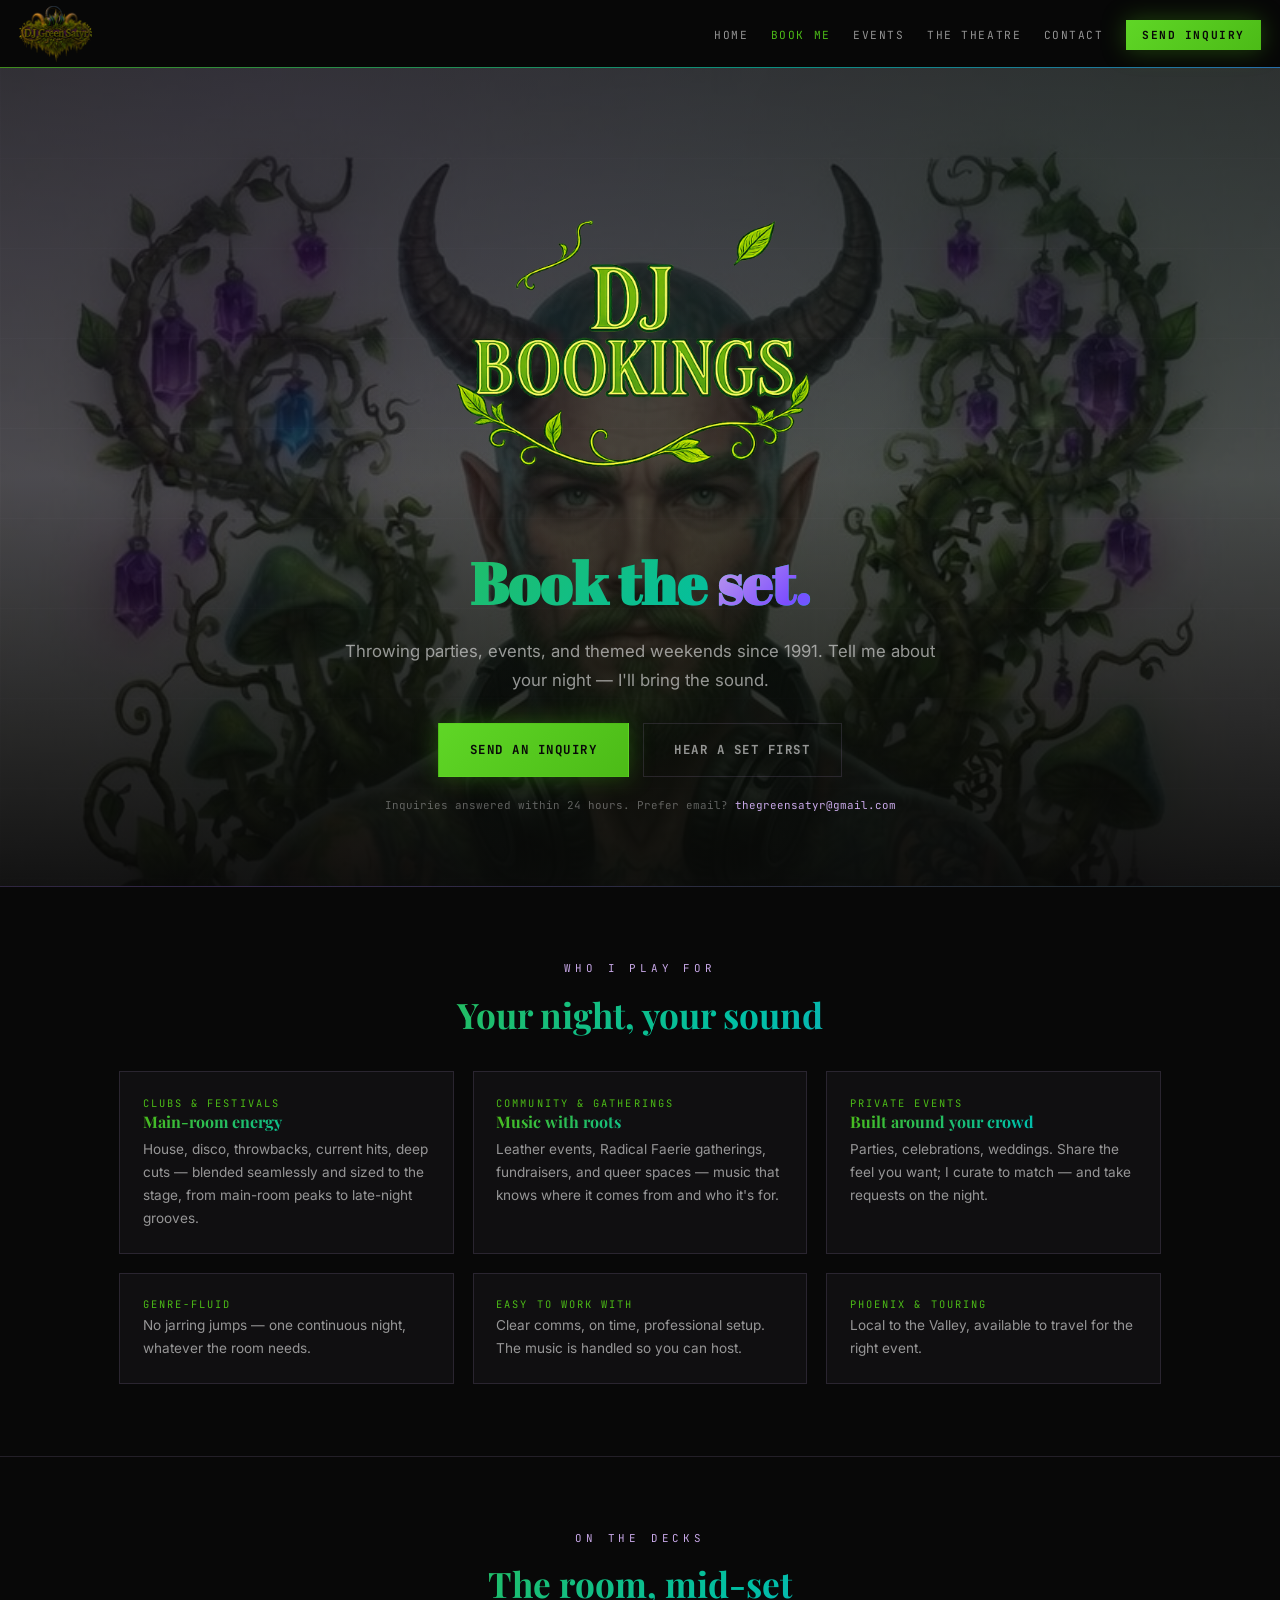
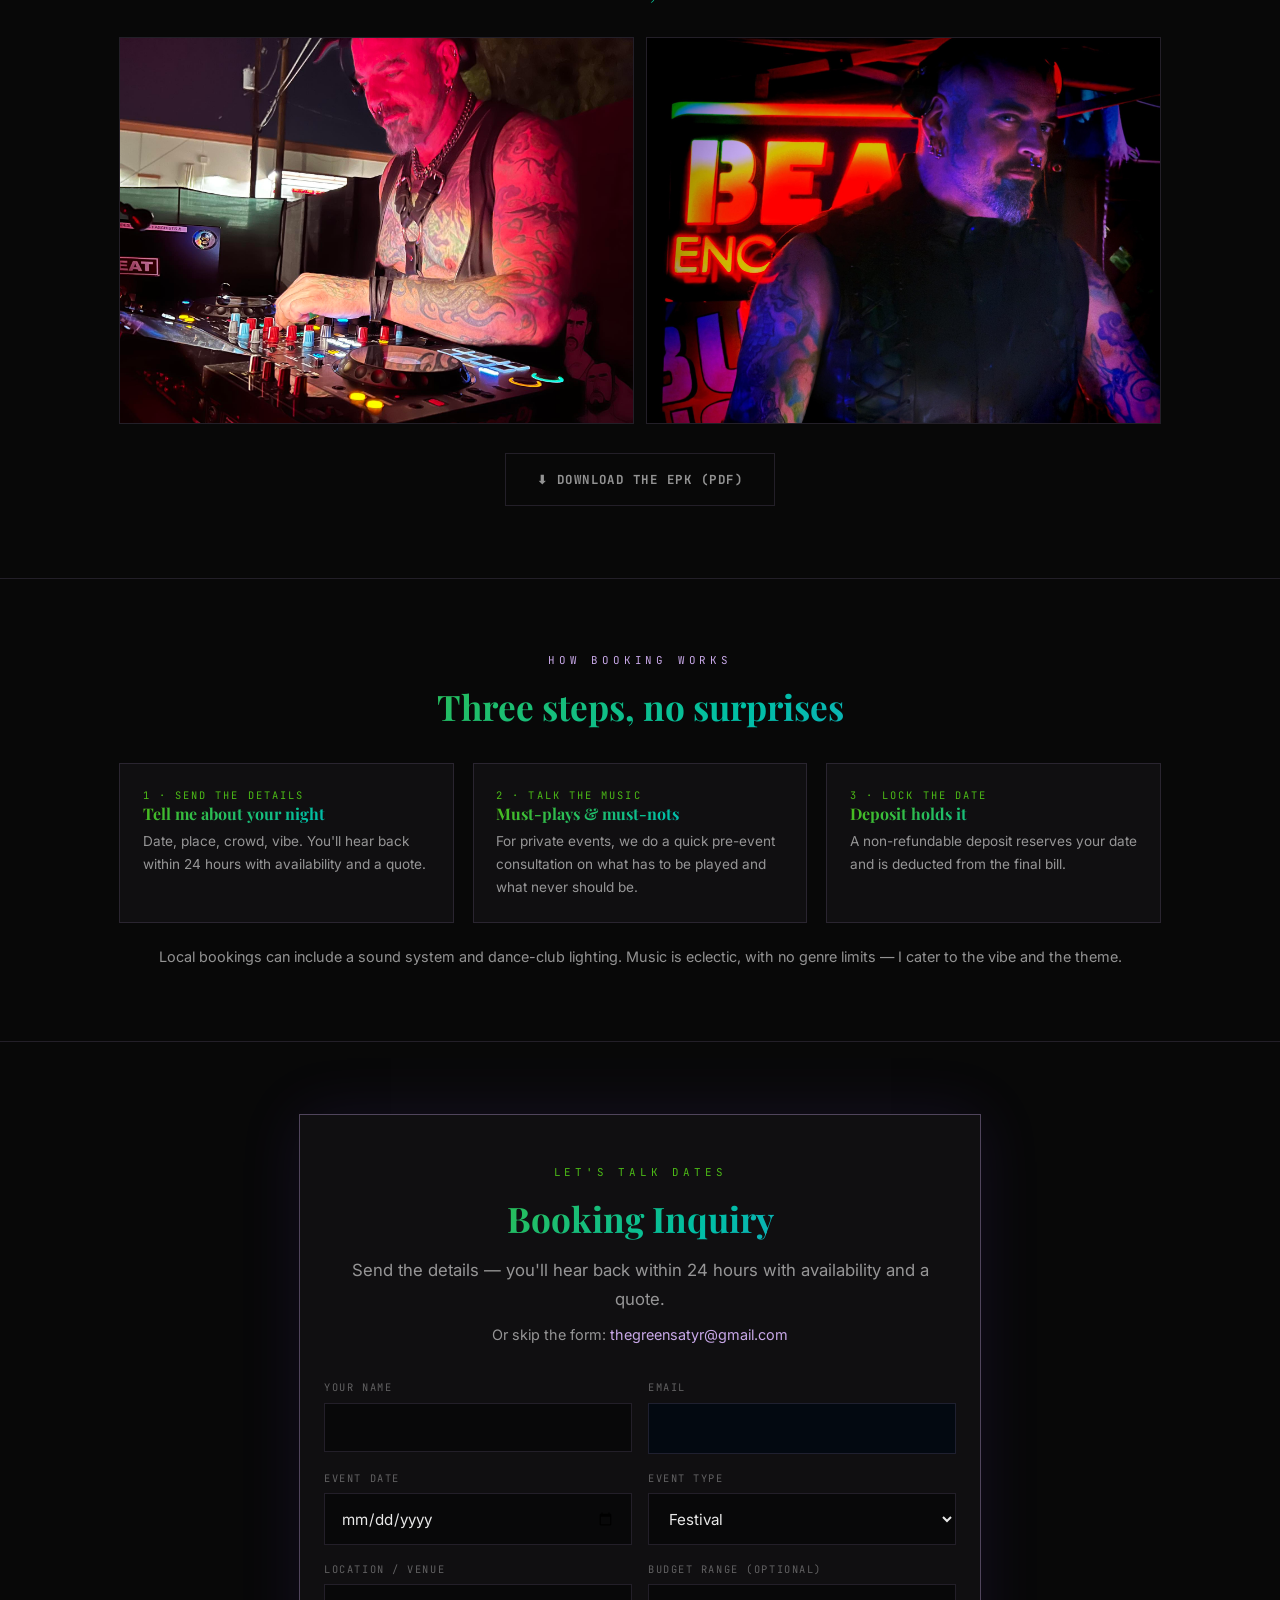
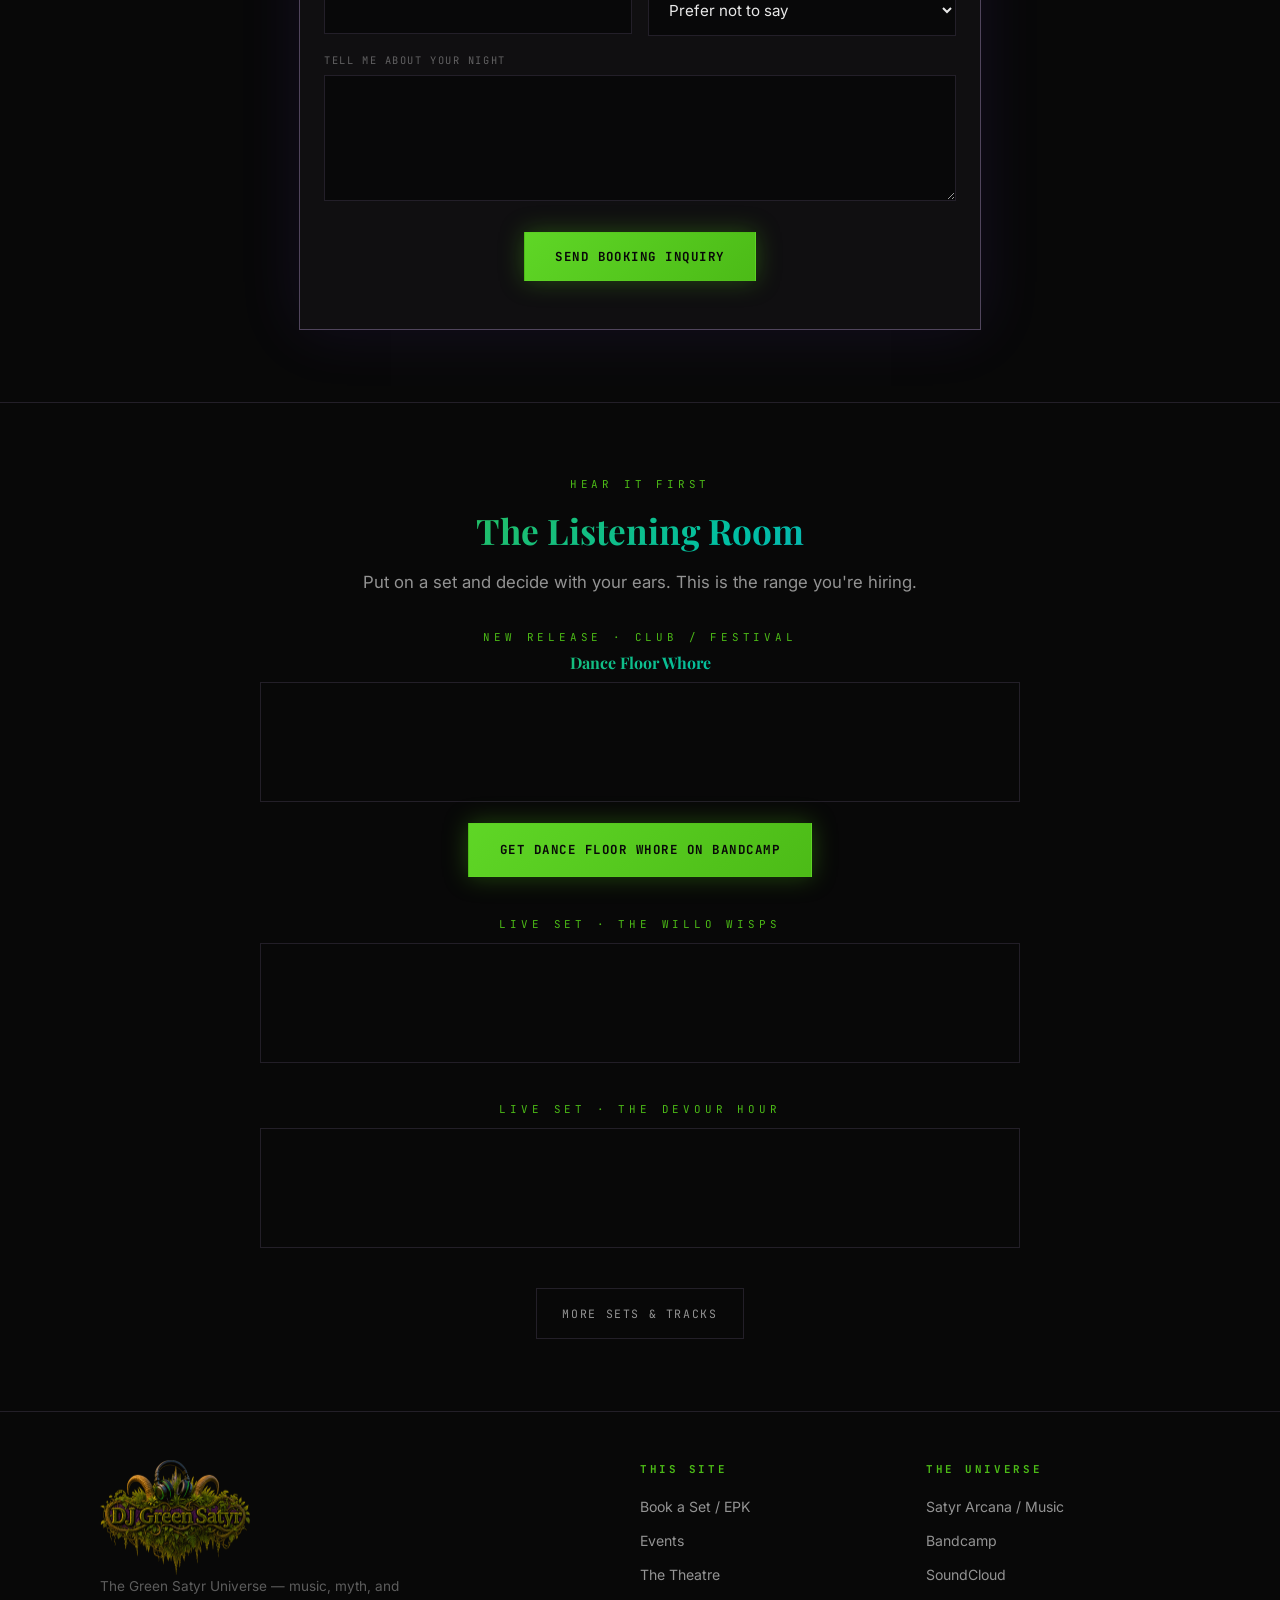
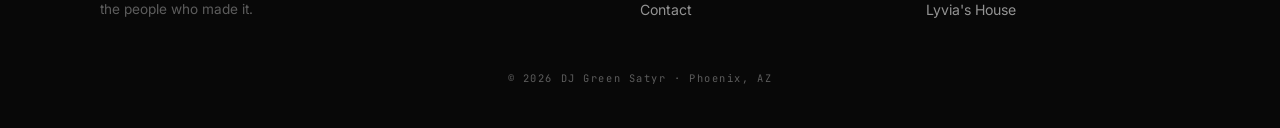
<file: booking.html>
<!DOCTYPE html>
<html lang="en">
<head>
<meta charset="UTF-8">
<meta name="viewport" content="width=device-width, initial-scale=1.0">
<title>Book DJ Green Satyr — Phoenix DJ for Clubs, Festivals &amp; Events</title>
<meta name="description" content="Book DJ Green Satyr in Phoenix, AZ — electronic music for clubs, festivals, leather events, Radical Faerie gatherings, and private celebrations. Hear a set, then send an inquiry.">
<link rel="canonical" href="https://djgreensatyr.live/booking">
<meta property="og:title" content="Book DJ Green Satyr — Phoenix, AZ">
<meta property="og:description" content="Reading dance floors. Clubs, festivals, community, and private events. Hear a set, then book.">
<meta property="og:image" content="https://djgreensatyr.live/assets/og-booking.jpg?v=2">
<meta property="og:type" content="website">
<meta property="og:url" content="https://djgreensatyr.live/booking">
<meta name="twitter:card" content="summary_large_image">
<meta name="theme-color" content="#080808">
<link rel="icon" href="assets/djgreensatyrlogosq.png">
<link rel="preconnect" href="https://fonts.googleapis.com">
<link rel="preconnect" href="https://fonts.gstatic.com" crossorigin>
<link href="https://fonts.googleapis.com/css2?family=Abril+Fatface&family=Playfair+Display:ital,wght@0,600;0,700;1,600&family=Inter:wght@400;600&family=JetBrains+Mono:wght@400;700&display=swap" rel="stylesheet">
<link rel="stylesheet" href="styles.css">
<script type="application/ld+json">
{
  "@context": "https://schema.org",
  "@type": "LocalBusiness",
  "name": "DJ Green Satyr",
  "description": "DJ and electronic music artist for clubs, festivals, community events, and private celebrations.",
  "url": "https://djgreensatyr.live/booking",
  "address": { "@type": "PostalAddress", "addressLocality": "Phoenix", "addressRegion": "AZ" },
  "areaServed": "Phoenix metropolitan area and touring",
  "founder": { "@id": "https://djgreensatyr.live/#artist" },
  "sameAs": [ "https://greensatyr.buzz/" ]
}
</script>
<script type="application/ld+json">
{
 "@context": "https://schema.org",
 "@type": "FAQPage",
 "mainEntity": [
  {
   "@type": "Question",
   "name": "How do I book DJ Green Satyr?",
   "acceptedAnswer": {
    "@type": "Answer",
    "text": "Send the details of your night — date, place, crowd and vibe — through the booking form at djgreensatyr.live/booking or by email at thegreensatyr@gmail.com. You'll hear back within 24 hours with availability and a quote."
   }
  },
  {
   "@type": "Question",
   "name": "What kind of music does DJ Green Satyr play?",
   "acceptedAnswer": {
    "@type": "Answer",
    "text": "Eclectic, with no genre limits — house, disco, throwbacks, current hits and deep cuts, blended into one continuous night and matched to the room and theme."
   }
  },
  {
   "@type": "Question",
   "name": "What events does DJ Green Satyr play?",
   "acceptedAnswer": {
    "@type": "Answer",
    "text": "Clubs and festivals, leather events, Radical Faerie gatherings, fundraisers, queer spaces, and private events like parties, celebrations and weddings."
   }
  },
  {
   "@type": "Question",
   "name": "Is a deposit required?",
   "acceptedAnswer": {
    "@type": "Answer",
    "text": "Yes. A non-refundable deposit reserves your date and is deducted from the final bill."
   }
  },
  {
   "@type": "Question",
   "name": "Can DJ Green Satyr bring sound and lights?",
   "acceptedAnswer": {
    "@type": "Answer",
    "text": "Local bookings can include a sound system and dance-club lighting."
   }
  },
  {
   "@type": "Question",
   "name": "Does DJ Green Satyr travel?",
   "acceptedAnswer": {
    "@type": "Answer",
    "text": "He's local to the Phoenix Valley and available to travel for the right event."
   }
  }
 ]
}
</script>
</head>
<body>

<nav class="nav">
  <a class='nav-logo' href='/'><img src="assets/dj-green-satyr-logo.png?v=2" alt="DJ Green Satyr" width="600" height="463"></a>
  <button class="nav-toggle" aria-label="Menu">☰</button>
  <ul class="nav-links">
    <li><a href='/'>Home</a></li>
    <li><a class='active' href='/booking'>Book Me</a></li>
    <li><a href='/events'>Events</a></li>
    <li><a href='/theatre'>The Theatre</a></li>
    <li><a href='/contact'>Contact</a></li>
    <li><a class='nav-cta' href='/booking#inquiry'>Send Inquiry</a></li>
  </ul>
</nav>

<header class="hero hero-heavy">
  <img class="hero-video" src="assets/dj-portrait.jpg" alt="DJ Green Satyr" style="object-position:center top">
  <div class="hero-scrim"></div>
  <img src="assets/dj-bookings-vine.png" alt="DJ Bookings" style="max-width:380px;width:75%;height:auto;margin:0 auto .8rem;display:block">
  <h1>Book the <span class="gold-glow">set.</span></h1>
  <p class="lede">Throwing parties, events, and themed weekends since 1991. Tell me about your night — I'll bring the sound.</p>
  <div class="btn-row" style="justify-content:center">
    <a class='btn btn-gold' href='/booking#inquiry'>Send an Inquiry</a>
    <a class='btn btn-ghost' href='/booking#listen'>Hear a Set First</a>
  </div>
  <p style="font-family:var(--font-mono);font-size:.68rem;color:var(--ink-faint);margin-top:1.2rem">Inquiries answered within 24 hours. Prefer email? <a href="mailto:thegreensatyr@gmail.com">thegreensatyr@gmail.com</a></p>
</header>

<section>
  <div class="wrap center">
    <p class="kicker purple">Who I Play For</p>
    <h2>Your night, your sound</h2>
    <div class="grid grid-3" style="margin-top:2.2rem;text-align:left">
      <div class="card">
        <p class="mono">Clubs &amp; Festivals</p>
        <h3>Main-room energy</h3>
        <p>House, disco, throwbacks, current hits, deep cuts — blended seamlessly and sized to the stage, from main-room peaks to late-night grooves.</p>
      </div>
      <div class="card">
        <p class="mono">Community &amp; Gatherings</p>
        <h3>Music with roots</h3>
        <p>Leather events, Radical Faerie gatherings, fundraisers, and queer spaces — music that knows where it comes from and who it's for.</p>
      </div>
      <div class="card">
        <p class="mono">Private Events</p>
        <h3>Built around your crowd</h3>
        <p>Parties, celebrations, weddings. Share the feel you want; I curate to match — and take requests on the night.</p>
      </div>
    </div>
    <div class="grid grid-3" style="margin-top:1.2rem;text-align:left">
      <div class="card"><p class="mono">Genre-Fluid</p><p>No jarring jumps — one continuous night, whatever the room needs.</p></div>
      <div class="card"><p class="mono">Easy to Work With</p><p>Clear comms, on time, professional setup. The music is handled so you can host.</p></div>
      <div class="card"><p class="mono">Phoenix &amp; Touring</p><p>Local to the Valley, available to travel for the right event.</p></div>
    </div>
  </div>
</section>

<!-- PROOF STRIP: activates automatically when performance photos land in /assets -->
<section style="border-top:1px solid var(--line)" id="proof-strip">
  <div class="wrap center">
    <p class="kicker gold">On the Decks</p>
    <h2>The room, mid-set</h2>
    <div class="photo-strip" style="margin-top:2rem">
      <img src="assets/live-1.jpg" alt="DJ Green Satyr performing live" loading="lazy" onerror="this.style.display='none'">
      <img src="assets/live-2.jpg" alt="DJ Green Satyr in the neon glow at a live set" loading="lazy" onerror="this.style.display='none'">
    </div>
    <!-- TESTIMONIALS: uncomment and fill with real quotes when available
    <div style="max-width:640px;margin:2.5rem auto 0;text-align:left">
      <div class="testimonial"><p>"Quote here."</p><cite>— Name, Event</cite></div>
      <div class="testimonial"><p>"Quote here."</p><cite>— Name, Event</cite></div>
    </div>
    -->
    <div class="btn-row" style="justify-content:center">
      <a class="btn btn-ghost" href="assets/DJ-Green-Satyr-EPK.pdf" download>⬇ Download the EPK (PDF)</a>
    </div>
  </div>
</section>



<section style="border-top:1px solid var(--line)">
  <div class="wrap center">
    <p class="kicker purple">How Booking Works</p>
    <h2>Three steps, no surprises</h2>
    <div class="grid grid-3" style="margin-top:2.2rem;text-align:left">
      <div class="card"><p class="mono">1 &middot; Send the details</p><h3>Tell me about your night</h3><p>Date, place, crowd, vibe. You'll hear back within 24 hours with availability and a quote.</p></div>
      <div class="card"><p class="mono">2 &middot; Talk the music</p><h3>Must-plays &amp; must-nots</h3><p>For private events, we do a quick pre-event consultation on what has to be played and what never should be.</p></div>
      <div class="card"><p class="mono">3 &middot; Lock the date</p><h3>Deposit holds it</h3><p>A non-refundable deposit reserves your date and is deducted from the final bill.</p></div>
    </div>
    <p style="margin-top:1.4rem;color:var(--ink-dim);font-size:.9rem">Local bookings can include a sound system and dance-club lighting. Music is eclectic, with no genre limits &mdash; I cater to the vibe and the theme.</p>
  </div>
</section>

<section id="inquiry" style="border-top:1px solid var(--line)">
  <div class="wrap" style="max-width:720px">
    <div class="signup" style="text-align:center">
      <p class="kicker">Let's Talk Dates</p>
      <h2>Booking Inquiry</h2>
      <p class="lede" style="margin:0 auto">Send the details — you'll hear back within 24 hours with availability and a quote.</p>
      <p style="margin-top:.6rem;font-size:.9rem;color:var(--ink-dim)">Or skip the form: <a href="mailto:thegreensatyr@gmail.com">thegreensatyr@gmail.com</a></p>
      <form name="booking" method="POST" data-netlify="true" netlify-honeypot="bot-field" action="/thanks" style='display:block;max-width:none;margin-top:2rem'>
        <input type="hidden" name="form-name" value="booking">
        <p class="hidden"><input name="bot-field"></p>
        <div class="form-grid">
          <div><label for="b-name">Your Name</label><input type="text" id="b-name" name="name" required></div>
          <div><label for="b-email">Email</label><input type="email" id="b-email" name="email" required></div>
          <div><label for="b-date">Event Date</label><input type="date" id="b-date" name="event_date"></div>
          <div><label for="b-type">Event Type</label>
            <select id="b-type" name="event_type">
              <option>Festival</option><option>Club Night</option><option>Private Party</option>
              <option>Celebration / Wedding</option><option>Community / Fundraiser</option>
              <option>Radical Faerie Gathering</option><option>Listening Party</option><option>Other</option>
            </select>
          </div>
          <div><label for="b-venue">Location / Venue</label><input type="text" id="b-venue" name="venue"></div>
          <div><label for="b-budget">Budget Range (optional)</label>
            <select id="b-budget" name="budget">
              <option value="">Prefer not to say</option><option>Under $500</option><option>$500–$1,000</option>
              <option>$1,000–$2,500</option><option>$2,500+</option>
            </select>
          </div>
          <div class="full"><label for="b-notes">Tell me about your night</label><textarea id="b-notes" name="details" rows="5"></textarea></div>
        </div>
        <button class="btn btn-gold" type="submit" style="margin-top:1.4rem">Send Booking Inquiry</button>
      </form>
    </div>
  </div>
</section>

<section id="listen" style="border-top:1px solid var(--line)">
  <div class="wrap center">
    <p class="kicker">Hear It First</p>
    <h2>The Listening Room</h2>
    <p class="lede" style="margin:0 auto">Put on a set and decide with your ears. This is the range you're hiring.</p>
    <p class="kicker" style="margin-top:2rem;margin-bottom:0">New Release &middot; Club / Festival</p>
    <h3 style="margin-top:.4rem">Dance Floor Whore</h3>
    <iframe style="border:1px solid var(--line);width:100%;max-width:760px;height:120px;margin-top:.6rem" src="https://bandcamp.com/EmbeddedPlayer/v=2/track=2286119666/size=large/bgcol=080808/linkcol=4CBB17/tracklist=false/artwork=small/" seamless title="Dance Floor Whore by DJ Green Satyr" loading="lazy"></iframe>
    <div class="btn-row" style="justify-content:center;margin-top:.8rem"><a class="btn btn-gold" href="https://djgreensatyr.bandcamp.com/track/dance-floor-whore" target="_blank" rel="noopener">Get Dance Floor Whore on Bandcamp</a></div>
    <p class="kicker" style="margin-top:2.4rem;margin-bottom:0">Live Set &middot; The Willo Wisps</p>
    <iframe style="border:1px solid var(--line);width:100%;max-width:760px;height:120px;margin-top:.6rem" loading="lazy" frameborder="0"
      src="https://player-widget.mixcloud.com/widget/iframe/?hide_cover=1&amp;feed=%2FGreenSatyr%2Fthe-willo-wisps%2F&amp;utm_medium=share&amp;utm_source=embed&amp;utm_content=show&amp;utm_term=VXNlcjo1MDk2NDk5NA%3D%3D"
      allow="encrypted-media; fullscreen; autoplay; idle-detection; speaker-selection; web-share;"
      title="The Willo Wisps by DJ Green Satyr on Mixcloud"></iframe>
    <p class="kicker" style="margin-top:1.8rem;margin-bottom:0">Live Set &middot; The Devour Hour</p>
    <iframe style="border:1px solid var(--line);width:100%;max-width:760px;height:120px;margin-top:.6rem" loading="lazy" frameborder="0"
      src="https://player-widget.mixcloud.com/widget/iframe/?hide_cover=1&amp;feed=%2FGreenSatyr%2Fthe-devour-hour%2F&amp;utm_medium=share&amp;utm_source=embed&amp;utm_content=show&amp;utm_term=VXNlcjo1MDk2NDk5NA%3D%3D"
      allow="encrypted-media; fullscreen; autoplay; idle-detection; speaker-selection; web-share;"
      title="The Devour Hour by DJ Green Satyr on Mixcloud"></iframe>
    <details class="more">
      <summary>More sets &amp; tracks</summary>
    <p class="kicker" style="margin-top:1.8rem;margin-bottom:0">Live Set &middot; Wolves of the Mystic Woods, Part 1</p>
    <iframe style="border:1px solid var(--line);width:100%;max-width:760px;height:120px;margin-top:.6rem" loading="lazy" frameborder="0"
      src="https://player-widget.mixcloud.com/widget/iframe/?hide_cover=1&amp;feed=%2FGreenSatyr%2Fwolves-of-the-mystic-woods-part-1%2F&amp;utm_medium=share&amp;utm_source=embed&amp;utm_content=show&amp;utm_term=VXNlcjo1MDk2NDk5NA%3D%3D"
      allow="encrypted-media; fullscreen; autoplay; idle-detection; speaker-selection; web-share;"
      title="Wolves of the Mystic Woods, Part 1 by DJ Green Satyr on Mixcloud"></iframe>
    <p class="kicker" style="margin-top:1.8rem;margin-bottom:0">Live Set &middot; Wolves of the Mystic Woods, Part 2</p>
    <iframe style="border:1px solid var(--line);width:100%;max-width:760px;height:120px;margin-top:.6rem" loading="lazy" frameborder="0"
      src="https://player-widget.mixcloud.com/widget/iframe/?hide_cover=1&amp;feed=%2FGreenSatyr%2Fwolves-of-the-mystic-woods-part-2%2F&amp;utm_medium=share&amp;utm_source=embed&amp;utm_content=show&amp;utm_term=VXNlcjo1MDk2NDk5NA%3D%3D"
      allow="encrypted-media; fullscreen; autoplay; idle-detection; speaker-selection; web-share;"
      title="Wolves of the Mystic Woods, Part 2 by DJ Green Satyr on Mixcloud"></iframe>
    <p class="kicker" style="margin-top:1.8rem;margin-bottom:0">Live Set &middot; Spinning at Dick&rsquo;s, Palm Springs</p>
    <iframe style="border:1px solid var(--line);width:100%;max-width:760px;height:120px;margin-top:.6rem" loading="lazy" frameborder="0"
      src="https://player-widget.mixcloud.com/widget/iframe/?hide_cover=1&amp;feed=%2FGreenSatyr%2Fthe-green-satyr-spins-at-dicks-in-palm-springs-90625%2F&amp;utm_medium=share&amp;utm_source=embed&amp;utm_content=show&amp;utm_term=VXNlcjo1MDk2NDk5NA%3D%3D"
      allow="encrypted-media; fullscreen; autoplay; idle-detection; speaker-selection; web-share;"
      title="The Green Satyr Spins at Dick's in Palm Springs, live on Mixcloud"></iframe>
    <div class="btn-row" style="justify-content:center"><a class="btn btn-ghost" href="https://www.mixcloud.com/GreenSatyr/" target="_blank" rel="noopener">All Mixes on Mixcloud →</a></div>
    <p class="kicker" style="margin-top:2.4rem;margin-bottom:0">Tracks &middot; SoundCloud</p>
    <iframe style="border:1px solid var(--line);width:100%;max-width:760px;height:400px;margin-top:.6rem" scrolling="no" loading="lazy"
      src="https://w.soundcloud.com/player/?url=https%3A//soundcloud.com/thegreensatyr&color=%234CBB17&auto_play=false&hide_related=true&show_comments=false&show_user=true&show_reposts=false&show_teaser=false&visual=true"
      title="DJ Green Satyr on SoundCloud"></iframe>
    <div class="btn-row" style="justify-content:center"><a class="btn btn-ghost" href="https://soundcloud.com/thegreensatyr" target="_blank" rel="noopener">Full SoundCloud →</a></div>
    </details>
  </div>
</section>

<footer>
  <div class="foot-grid">
    <div>
      <a class='nav-logo' href='/'><img src="assets/dj-green-satyr-logo.png?v=2" alt="DJ Green Satyr" width="600" height="463" style="height:auto;width:150px" loading="lazy"></a>
      <p class="foot-note">The Green Satyr Universe — music, myth, and the people who made it.</p>
    </div>
    <div>
      <h4>This Site</h4>
      <ul>
        <li><a href='/booking'>Book a Set / EPK</a></li>
        <li><a href='/events'>Events</a></li>
        <li><a href='/theatre'>The Theatre</a></li>
        <li><a href='/contact'>Contact</a></li>
      </ul>
    </div>
    <div>
      <h4>The Universe</h4>
      <ul>
        <li><a href="https://greensatyr.buzz/">Satyr Arcana / Music</a></li>
        <li><a href="https://djgreensatyr.bandcamp.com/" target="_blank" rel="noopener">Bandcamp</a></li>
        <li><a href="https://soundcloud.com/thegreensatyr" target="_blank" rel="noopener">SoundCloud</a></li>
        <li><a href="https://greensatyr.buzz/film/">Lyvia's House</a></li>
      </ul>
    </div>
  </div>
  <p class="copyright">© 2026 DJ Green Satyr · Phoenix, AZ</p>
</footer>

<script src="main.js"></script>
</body>
</html>
</file>
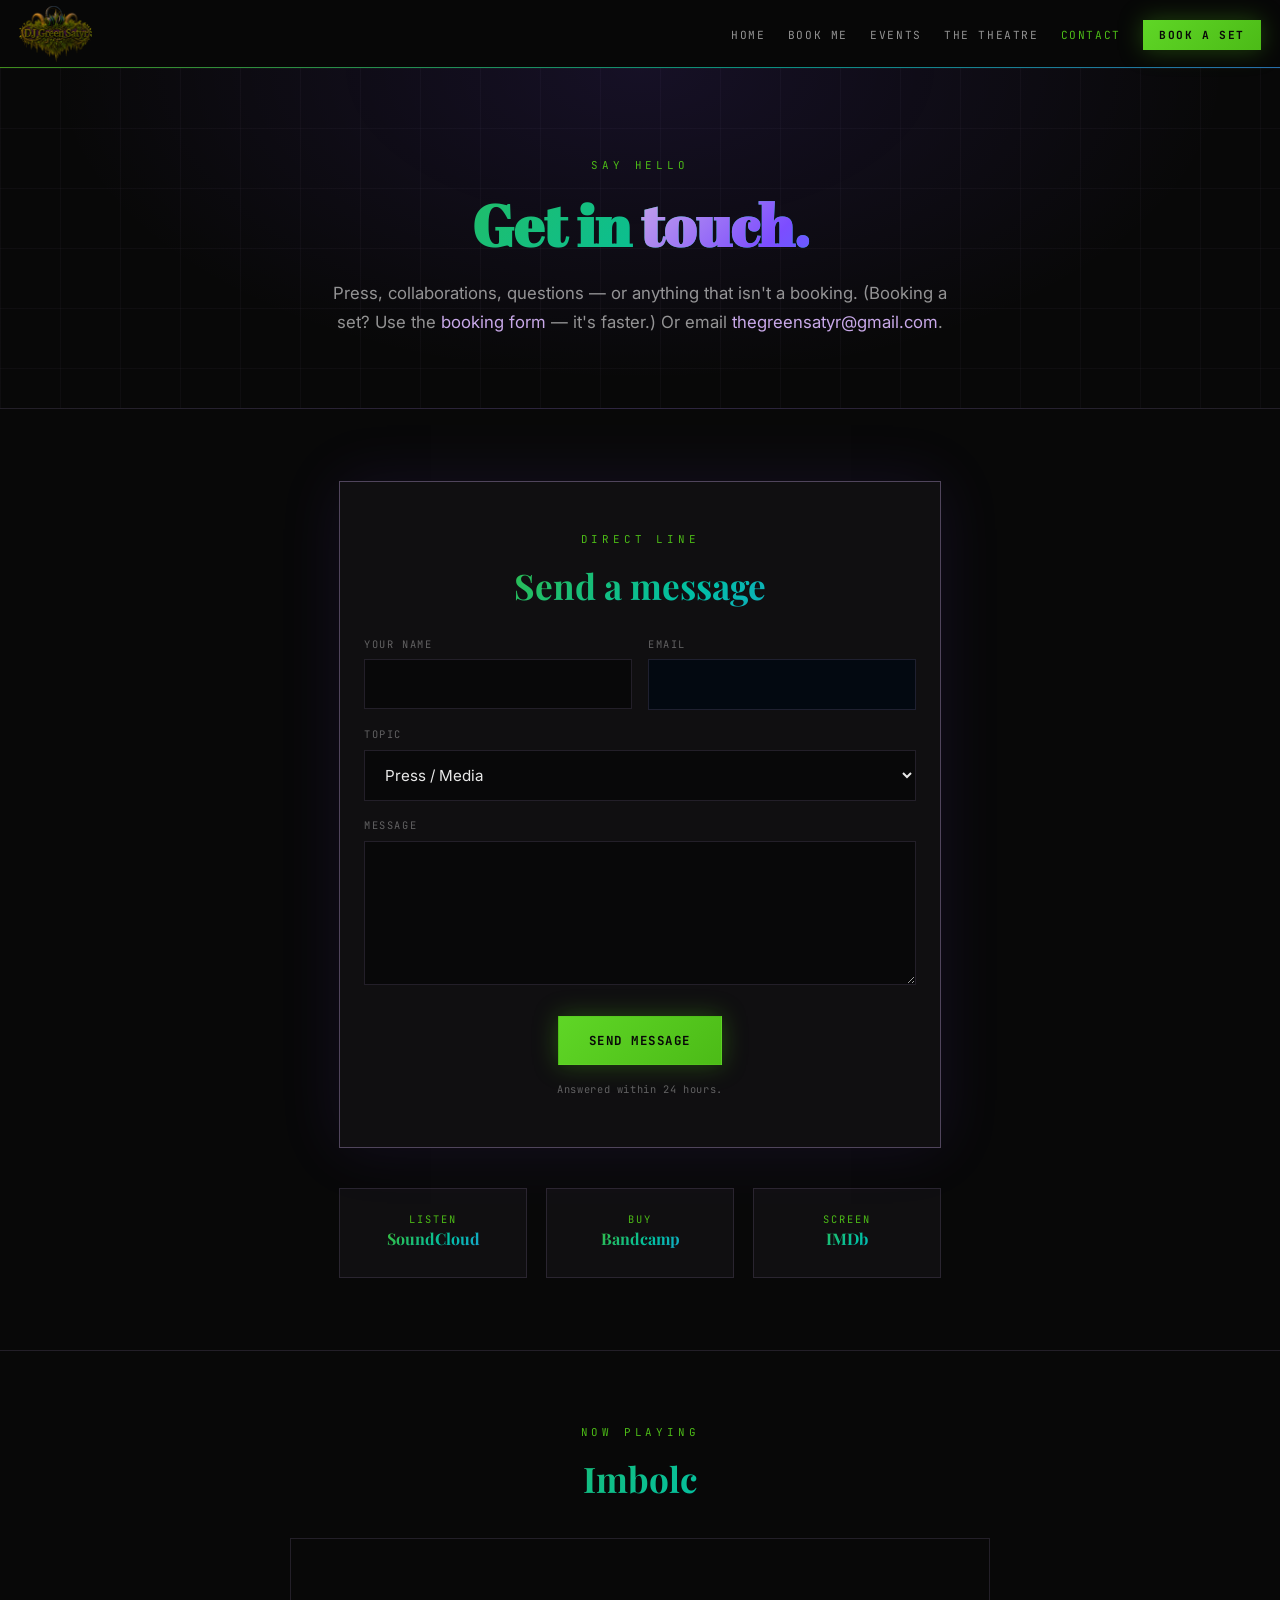
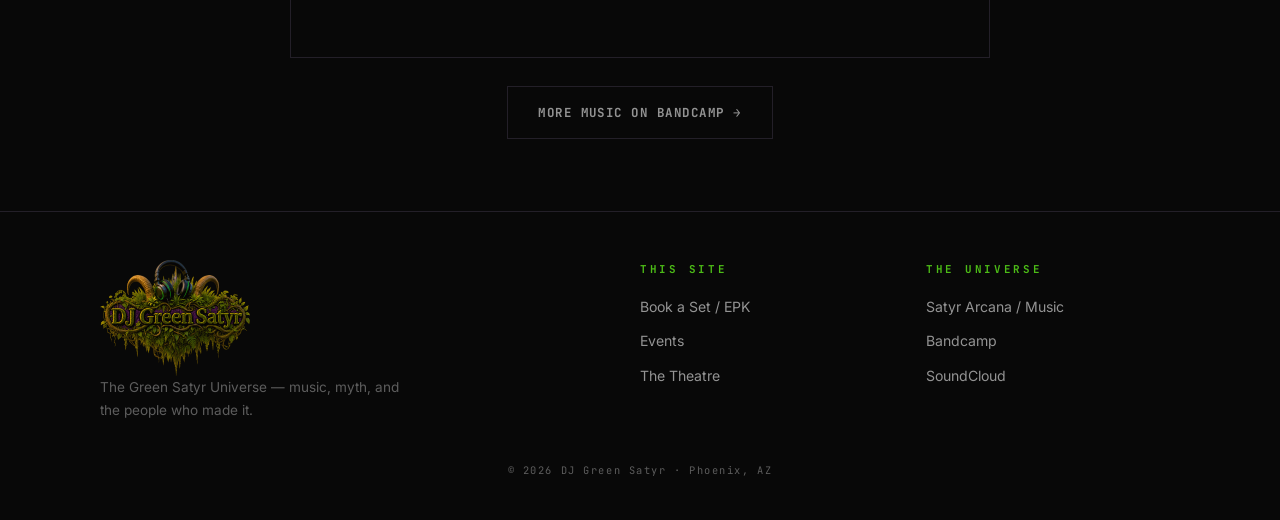
<file: contact.html>
<!DOCTYPE html>
<html lang="en">
<head>
<meta charset="UTF-8">
<meta name="viewport" content="width=device-width, initial-scale=1.0">
<title>Contact — DJ Green Satyr | Phoenix, AZ</title>
<meta name="description" content="Get in touch with DJ Green Satyr — booking, press, collaborations, and everything else. Phoenix, AZ.">
<link rel="canonical" href="https://djgreensatyr.live/contact">
<meta property="og:title" content="Contact — DJ Green Satyr">
<meta property="og:description" content="Booking, press, collaborations — get in touch.">
<meta property="og:image" content="https://djgreensatyr.live/assets/djgreensatyrlogosq.png">
<meta property="og:type" content="website">
<meta property="og:url" content="https://djgreensatyr.live/contact">
<meta name="theme-color" content="#080808">
<link rel="icon" href="assets/djgreensatyrlogosq.png">
<link rel="preconnect" href="https://fonts.googleapis.com">
<link rel="preconnect" href="https://fonts.gstatic.com" crossorigin>
<link href="https://fonts.googleapis.com/css2?family=Abril+Fatface&family=Playfair+Display:ital,wght@0,600;0,700;1,600&family=Inter:wght@400;600&family=JetBrains+Mono:wght@400;700&display=swap" rel="stylesheet">
<link rel="stylesheet" href="styles.css">
<meta name="twitter:card" content="summary_large_image">
</head>
<body>

<nav class="nav">
  <a class='nav-logo' href='/'><img src="assets/dj-green-satyr-logo.png?v=2" alt="DJ Green Satyr" width="600" height="463"></a>
  <button class="nav-toggle" aria-label="Menu">☰</button>
  <ul class="nav-links">
    <li><a href='/'>Home</a></li>
    <li><a href='/booking'>Book Me</a></li>
    <li><a href='/events'>Events</a></li>
    <li><a href='/theatre'>The Theatre</a></li>
    <li><a class='active' href='/contact'>Contact</a></li>
    <li><a class='nav-cta' href='/booking'>Book a Set</a></li>
  </ul>
</nav>

<header class="hero">
  <p class="kicker">Say Hello</p>
  <h1>Get in <span class="gold-glow">touch.</span></h1>
  <p class="lede">Press, collaborations, questions — or anything that isn't a booking. (Booking a set? Use the <a href='/booking'>booking form</a> — it's faster.) Or email <a href="mailto:thegreensatyr@gmail.com">thegreensatyr@gmail.com</a>.</p>
</header>

<section>
  <div class="wrap" style="max-width:640px">
    <div class="signup" style="text-align:center">
      <p class="kicker">Direct Line</p>
      <h2>Send a message</h2>
      <form name="contact" method="POST" data-netlify="true" netlify-honeypot="bot-field" action="/thanks" style='display:block;max-width:none;margin-top:1.8rem'>
        <input type="hidden" name="form-name" value="contact">
        <p class="hidden"><input name="bot-field"></p>
        <div class="form-grid">
          <div><label for="c-name">Your Name</label><input type="text" id="c-name" name="name" required></div>
          <div><label for="c-email">Email</label><input type="email" id="c-email" name="email" required></div>
          <div class="full"><label for="c-topic">Topic</label>
            <select id="c-topic" name="topic">
              <option>Press / Media</option><option>Collaboration</option><option>The Theatre</option><option>Guest DJ Slot</option>
              <option>Something else</option>
            </select>
          </div>
          <div class="full"><label for="c-msg">Message</label><textarea id="c-msg" name="message" rows="6" required></textarea></div>
        </div>
        <button class="btn btn-gold" type="submit" style="margin-top:1.4rem">Send Message</button>
      </form>
      <p class="fine">Answered within 24 hours.</p>
    </div>

    <div class="grid grid-3" style="margin-top:2.5rem">
      <a class="card center" href="https://soundcloud.com/thegreensatyr" target="_blank" rel="noopener"><p class="mono">Listen</p><h3>SoundCloud</h3></a>
      <a class="card center" href="https://djgreensatyr.bandcamp.com/" target="_blank" rel="noopener"><p class="mono">Buy</p><h3>Bandcamp</h3></a>
      <a class="card center" href="https://www.imdb.com/name/nm5407388/" target="_blank" rel="noopener"><p class="mono">Screen</p><h3>IMDb</h3></a>
    </div>
  </div>
</section>

<section style="border-top:1px solid var(--line)">
  <div class="wrap center">
    <p class="kicker">Now Playing</p>
    <h2>Imbolc</h2>
    <iframe style="border:1px solid var(--line);width:100%;max-width:700px;height:120px;margin-top:1.4rem" src="https://bandcamp.com/EmbeddedPlayer/v=2/album=1038269871/size=large/bgcol=080808/linkcol=4CBB17/tracklist=false/artwork=small/" seamless title="Imbolc by DJ Green Satyr" loading="lazy"></iframe>
    <div class="btn-row" style="justify-content:center;margin-top:1.2rem">
      <a class="btn btn-ghost" href="https://djgreensatyr.bandcamp.com/" target="_blank" rel="noopener">More Music on Bandcamp →</a>
    </div>
  </div>
</section>

<footer>
  <div class="foot-grid">
    <div>
      <a class='nav-logo' href='/'><img src="assets/dj-green-satyr-logo.png?v=2" alt="DJ Green Satyr" width="600" height="463" style="height:auto;width:150px" loading="lazy"></a>
      <p class="foot-note">The Green Satyr Universe — music, myth, and the people who made it.</p>
    </div>
    <div>
      <h4>This Site</h4>
      <ul>
        <li><a href='/booking'>Book a Set / EPK</a></li>
        <li><a href='/events'>Events</a></li>
        <li><a href='/theatre'>The Theatre</a></li>
      </ul>
    </div>
    <div>
      <h4>The Universe</h4>
      <ul>
        <li><a href="https://greensatyr.buzz/">Satyr Arcana / Music</a></li>
        <li><a href="https://djgreensatyr.bandcamp.com/" target="_blank" rel="noopener">Bandcamp</a></li>
        <li><a href="https://soundcloud.com/thegreensatyr" target="_blank" rel="noopener">SoundCloud</a></li>
      </ul>
    </div>
  </div>
  <p class="copyright">© 2026 DJ Green Satyr · Phoenix, AZ</p>
</footer>

<script src="main.js"></script>
</body>
</html>
</file>
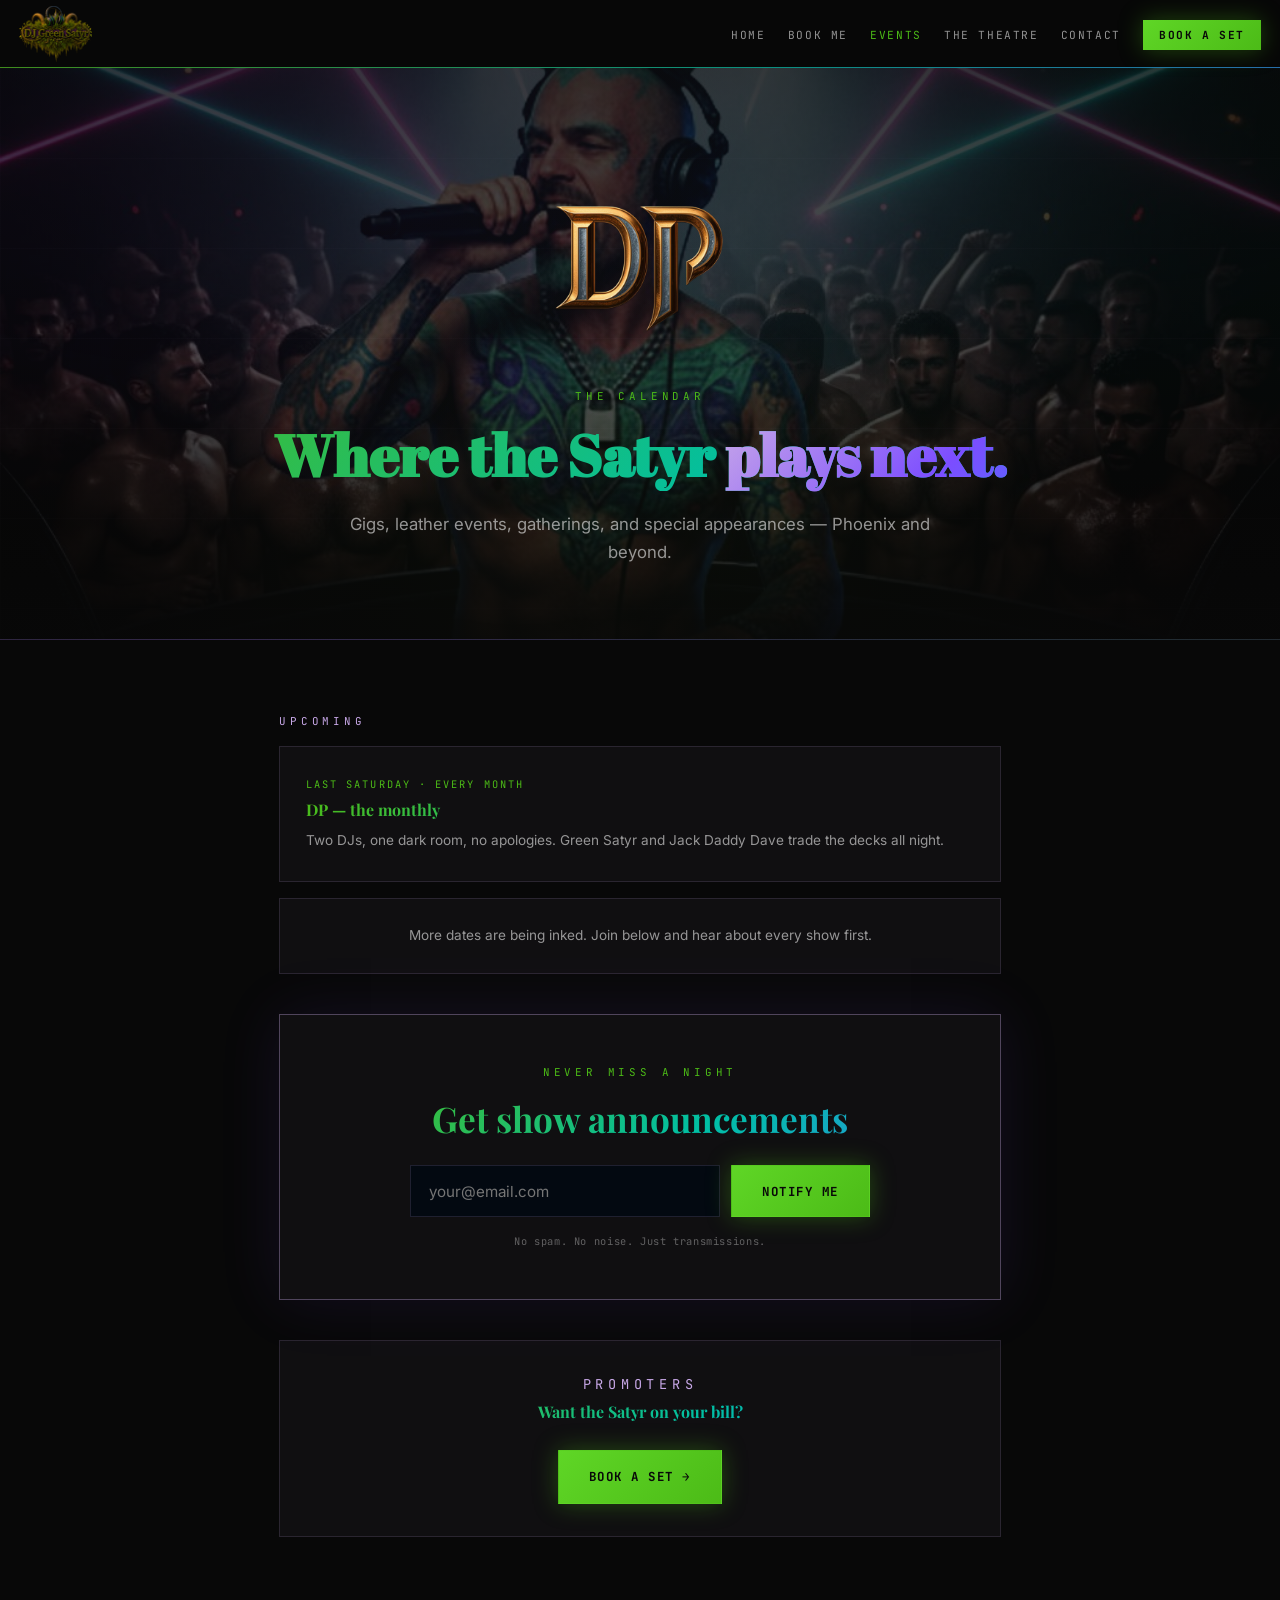
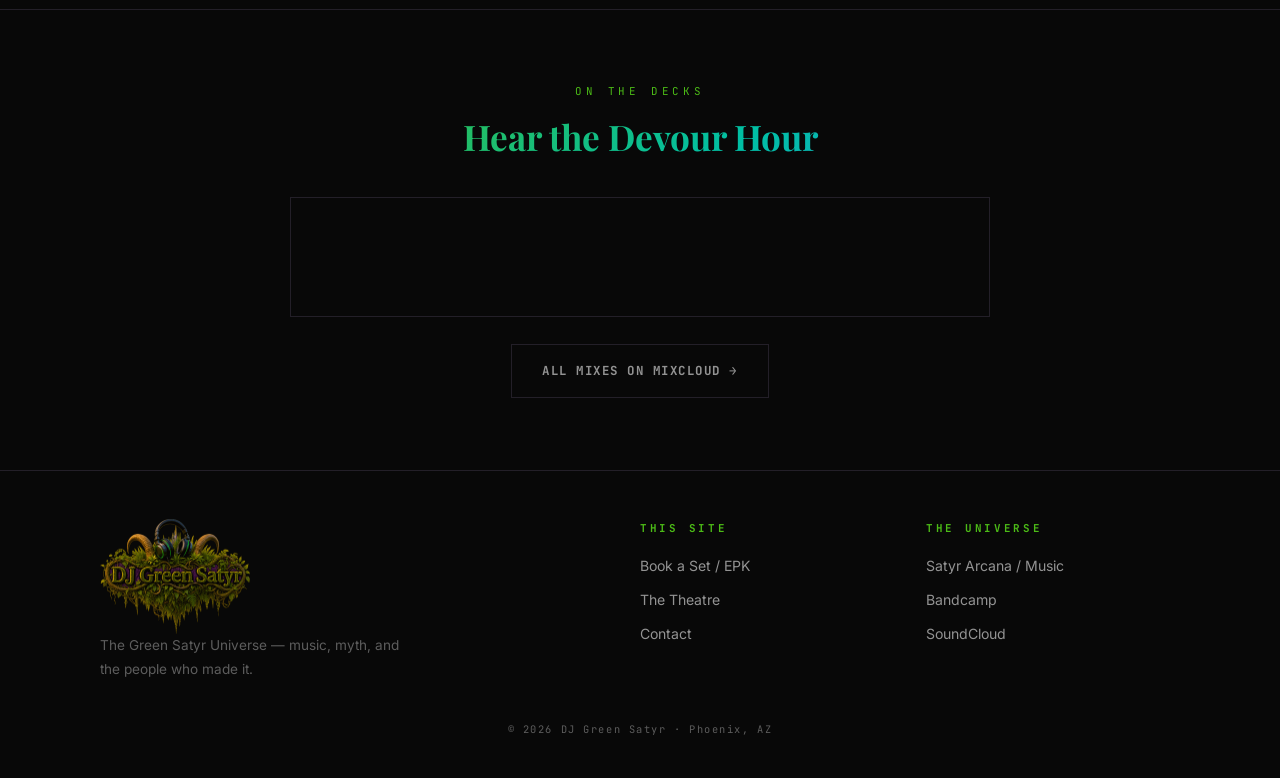
<file: events.html>
<!DOCTYPE html>
<html lang="en">
<head>
<meta charset="UTF-8">
<meta name="viewport" content="width=device-width, initial-scale=1.0">
<title>Events — Where DJ Green Satyr Plays Next | Phoenix, AZ</title>
<meta name="description" content="Upcoming DJ Green Satyr shows — club nights, leather events, Faerie gatherings, and special appearances in Phoenix and beyond.">
<link rel="canonical" href="https://djgreensatyr.live/events">
<meta property="og:title" content="Events — DJ Green Satyr">
<meta property="og:description" content="Where Green Satyr plays next.">
<meta property="og:image" content="https://djgreensatyr.live/assets/djgreensatyrlogosq.png">
<meta property="og:type" content="website">
<meta property="og:url" content="https://djgreensatyr.live/events">
<meta name="theme-color" content="#080808">
<link rel="icon" href="assets/djgreensatyrlogosq.png">
<link rel="preconnect" href="https://fonts.googleapis.com">
<link rel="preconnect" href="https://fonts.gstatic.com" crossorigin>
<link href="https://fonts.googleapis.com/css2?family=Abril+Fatface&family=Playfair+Display:ital,wght@0,600;0,700;1,600&family=Inter:wght@400;600&family=JetBrains+Mono:wght@400;700&display=swap" rel="stylesheet">
<link rel="stylesheet" href="styles.css">
<meta name="twitter:card" content="summary_large_image">
</head>
<body>

<nav class="nav">
  <a class='nav-logo' href='/'><img src="assets/dj-green-satyr-logo.png?v=2" alt="DJ Green Satyr" width="600" height="463"></a>
  <button class="nav-toggle" aria-label="Menu">☰</button>
  <ul class="nav-links">
    <li><a href='/'>Home</a></li>
    <li><a href='/booking'>Book Me</a></li>
    <li><a class='active' href='/events'>Events</a></li>
    <li><a href='/theatre'>The Theatre</a></li>
    <li><a href='/contact'>Contact</a></li>
    <li><a class='nav-cta' href='/booking'>Book a Set</a></li>
  </ul>
</nav>

<header class="hero hero-heavy">
  <img class="hero-video" src="assets/live-hero.jpg" alt="DJ Green Satyr live" style="object-position:center center">
  <div class="hero-scrim"></div>
  <img src="assets/dp-logo.png" alt="Double Penetration" style="max-width:220px;width:55%;height:auto;margin:0 auto 1.2rem;display:block;position:relative;z-index:1">
  <p class="kicker" style="position:relative;z-index:1">The Calendar</p>
  <h1 style="position:relative;z-index:1">Where the Satyr <span class="gold-glow">plays next.</span></h1>
  <p class="lede" style="margin:1.2rem auto 0;position:relative;z-index:1">Gigs, leather events, gatherings, and special appearances — Phoenix and beyond.</p>
</header>

<section>
  <div class="wrap" style="max-width:760px">
    <p class="kicker purple">Upcoming</p>

    <!-- EVENT CARD TEMPLATE — copy this block per show:
    <a class="news-item" href="TICKET_OR_EVENT_URL">
      <strong>📅 EVENT NAME — Venue, City</strong>
      <span>Sat Oct 31 · 9PM · ticket info</span>
    </a>
    -->

    <div class="card event-recurring">
      <p class="mono">Last Saturday · Every Month</p>
      <h3>DP — the monthly</h3>
      <p>Two DJs, one dark room, no apologies. Green Satyr and Jack Daddy Dave trade the decks all night.</p>
    </div>
    <div class="card center" style="padding:1.6rem 1.5rem">
      <p style="margin:0">More dates are being inked. Join below and hear about every show first.</p>
    </div>

    <div class="signup" style="margin-top:2.5rem">
      <p class="kicker">Never Miss a Night</p>
      <h2>Get show announcements</h2>
      <form name="circle" method="POST" data-netlify="true" netlify-honeypot="bot-field" action="/thanks">
        <input type="hidden" name="form-name" value="circle">
        <input type="hidden" name="source" value="events_page">
        <p class="hidden"><input name="bot-field"></p>
        <input type="email" name="email" placeholder="your@email.com" required>
        <button class="btn btn-gold" type="submit">Notify Me</button>
      </form>
      <p class="fine">No spam. No noise. Just transmissions.</p>
    </div>

    <div class="card center" style="margin-top:2.5rem;padding:2rem 1.5rem">
      <p class="kicker gold" style="margin-bottom:.4rem">Promoters</p>
      <h3>Want the Satyr on your bill?</h3>
      <div class="btn-row" style="justify-content:center"><a class='btn btn-gold' href='/booking'>Book a Set →</a></div>
    </div>
  </div>
</section>

<section style="border-top:1px solid var(--line)">
  <div class="wrap center">
    <p class="kicker">On the Decks</p>
    <h2>Hear the Devour Hour</h2>
    <iframe style="border:1px solid var(--line);width:100%;max-width:700px;height:120px;margin-top:1.4rem" loading="lazy" frameborder="0"
      src="https://player-widget.mixcloud.com/widget/iframe/?hide_cover=1&amp;feed=%2FGreenSatyr%2Fthe-devour-hour%2F"
      allow="encrypted-media; fullscreen; autoplay; idle-detection; speaker-selection; web-share;"
      title="The Devour Hour by DJ Green Satyr on Mixcloud"></iframe>
    <div class="btn-row" style="justify-content:center;margin-top:1.2rem">
      <a class="btn btn-ghost" href="https://www.mixcloud.com/GreenSatyr/" target="_blank" rel="noopener">All Mixes on Mixcloud →</a>
    </div>
  </div>
</section>

<footer>
  <div class="foot-grid">
    <div>
      <a class='nav-logo' href='/'><img src="assets/dj-green-satyr-logo.png?v=2" alt="DJ Green Satyr" width="600" height="463" style="height:auto;width:150px" loading="lazy"></a>
      <p class="foot-note">The Green Satyr Universe — music, myth, and the people who made it.</p>
    </div>
    <div>
      <h4>This Site</h4>
      <ul>
        <li><a href='/booking'>Book a Set / EPK</a></li>
        <li><a href='/theatre'>The Theatre</a></li>
        <li><a href='/contact'>Contact</a></li>
      </ul>
    </div>
    <div>
      <h4>The Universe</h4>
      <ul>
        <li><a href="https://greensatyr.buzz/">Satyr Arcana / Music</a></li>
        <li><a href="https://djgreensatyr.bandcamp.com/" target="_blank" rel="noopener">Bandcamp</a></li>
        <li><a href="https://soundcloud.com/thegreensatyr" target="_blank" rel="noopener">SoundCloud</a></li>
      </ul>
    </div>
  </div>
  <p class="copyright">© 2026 DJ Green Satyr · Phoenix, AZ</p>
</footer>

<script src="main.js"></script>
</body>
</html>
</file>
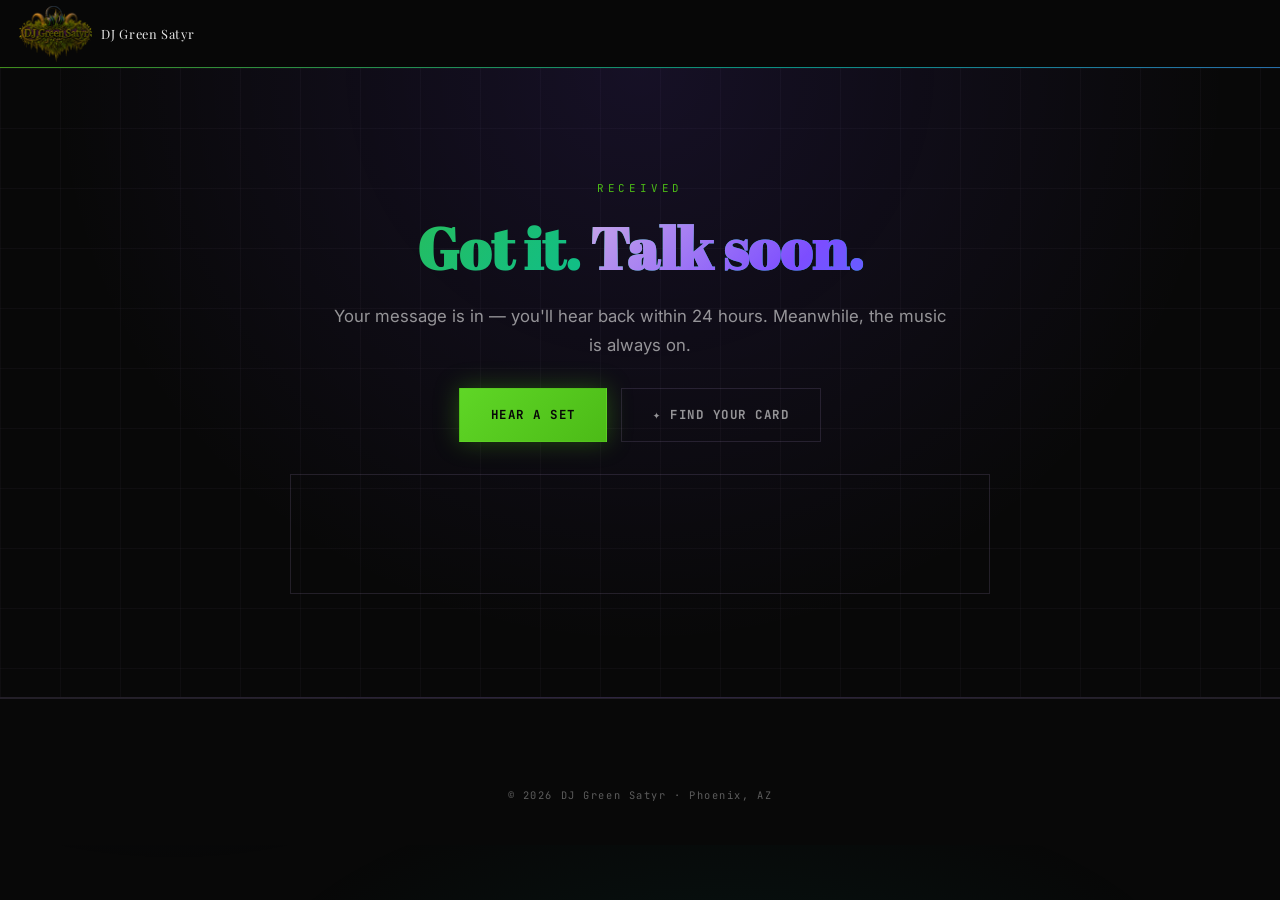
<file: thanks.html>
﻿<!DOCTYPE html>
<html lang="en">
<head>
<meta charset="UTF-8">
<meta name="viewport" content="width=device-width, initial-scale=1.0">
<title>Received — DJ Green Satyr</title>
<meta name="robots" content="noindex">
<meta name="theme-color" content="#080808">
<link rel="icon" href="assets/dj-green-satyr-logo.png?v=2">
<link href="https://fonts.googleapis.com/css2?family=Abril+Fatface&family=Playfair+Display:ital,wght@0,600;0,700;1,600&family=Inter:wght@400;600&family=JetBrains+Mono:wght@400;700&display=swap" rel="stylesheet">
<link rel="stylesheet" href="styles.css">
</head>
<body>
<nav class="nav"><a class="nav-logo" href="/"><img src="assets/dj-green-satyr-logo.png?v=2" alt="DJ Green Satyr"><span>DJ Green Satyr</span></a></nav>
<header class="hero" style="min-height:70vh;display:flex;flex-direction:column;justify-content:center">
  <p class="kicker">Received</p>
  <h1>Got it. <span class="gold-glow">Talk soon.</span></h1>
  <p class="lede">Your message is in — you'll hear back within 24 hours. Meanwhile, the music is always on.</p>
  <div class="btn-row" style="justify-content:center">
    <a class="btn btn-gold" href="/booking#listen">Hear a Set</a>
    <a class="btn btn-ghost" href="https://greensatyr.buzz/satyr-arcana/#quiz">✦ Find Your Card</a>
  </div>
  <div style="max-width:700px;margin:2rem auto 0;width:100%"><iframe style="border:1px solid var(--line);width:100%;max-width:700px;height:120px;margin-top:0" src="https://bandcamp.com/EmbeddedPlayer/v=2/album=3855290290/size=large/bgcol=080808/linkcol=4CBB17/tracklist=false/artwork=small/" seamless title="Satyr Arcana I by DJ Green Satyr" loading="lazy"></iframe></div>
</header>
<footer><p class="copyright">© 2026 DJ Green Satyr · Phoenix, AZ</p></footer>
</body>
</html>
</file>
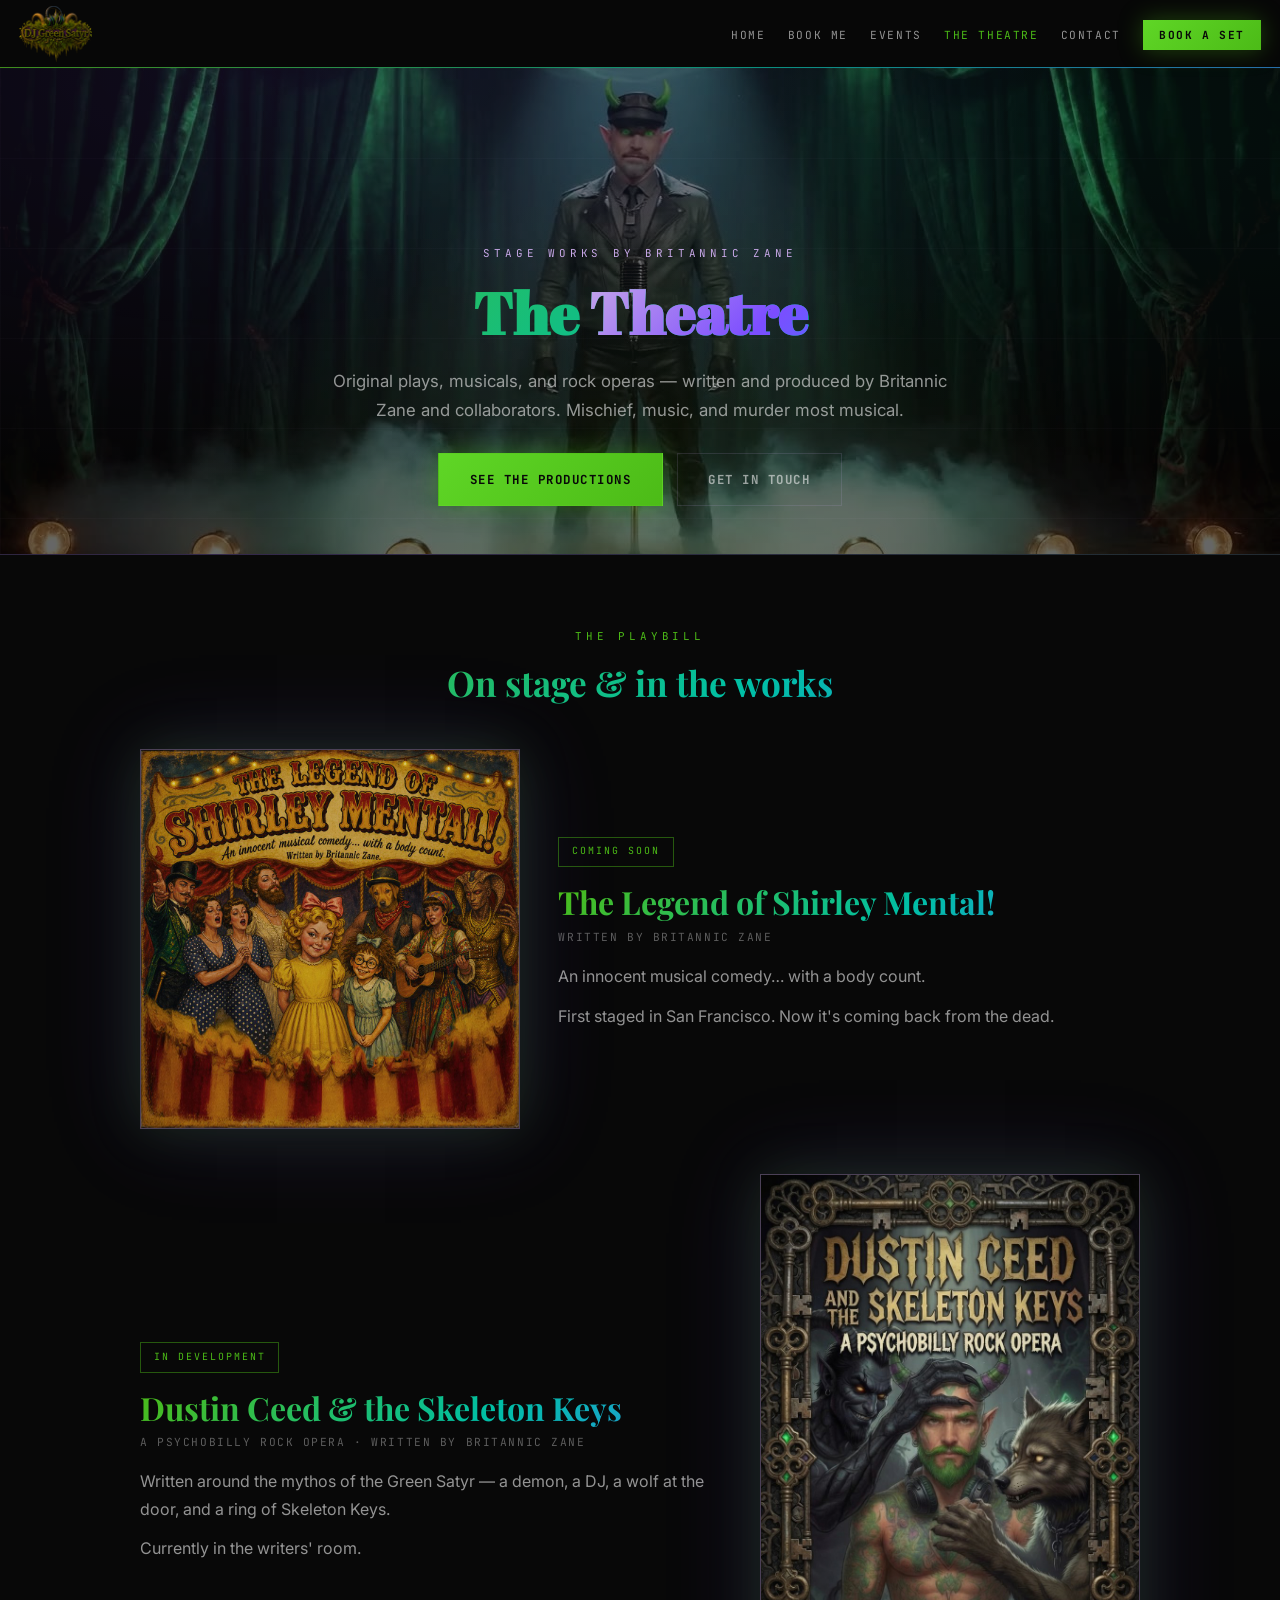
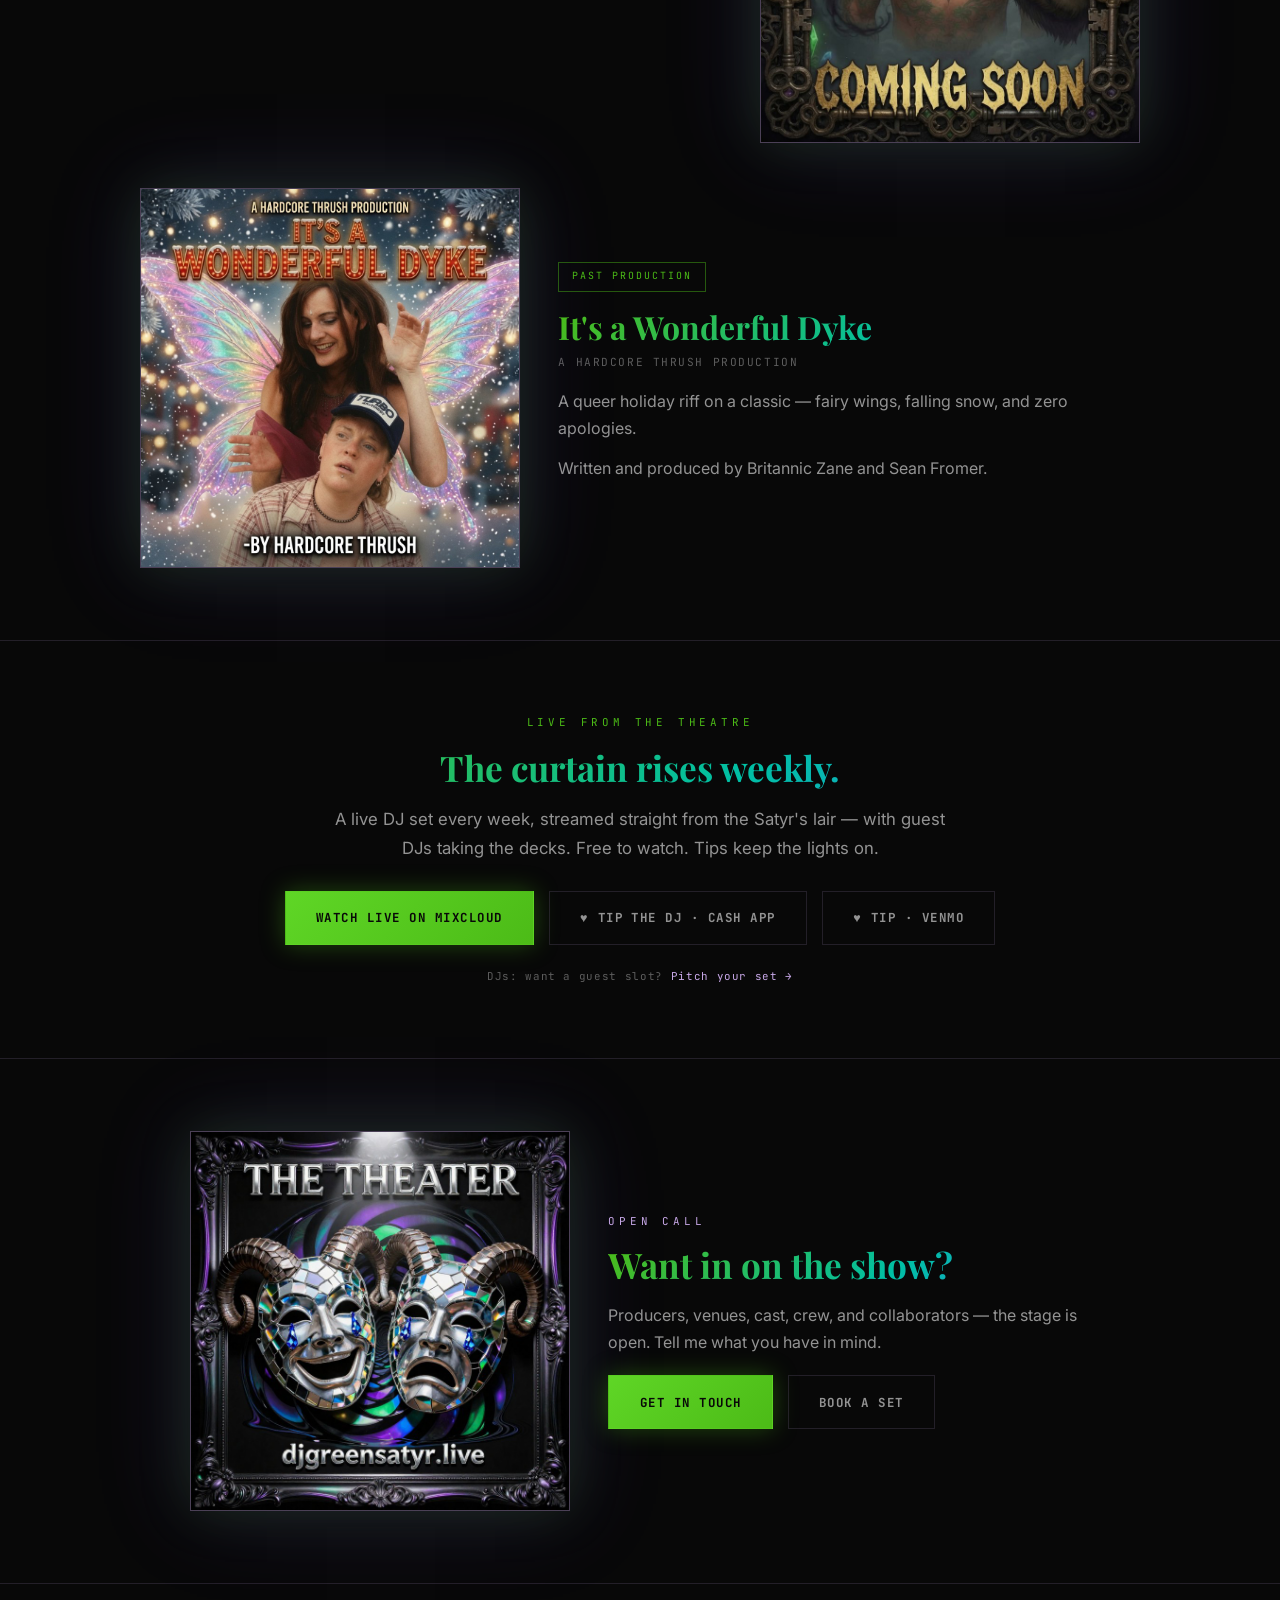
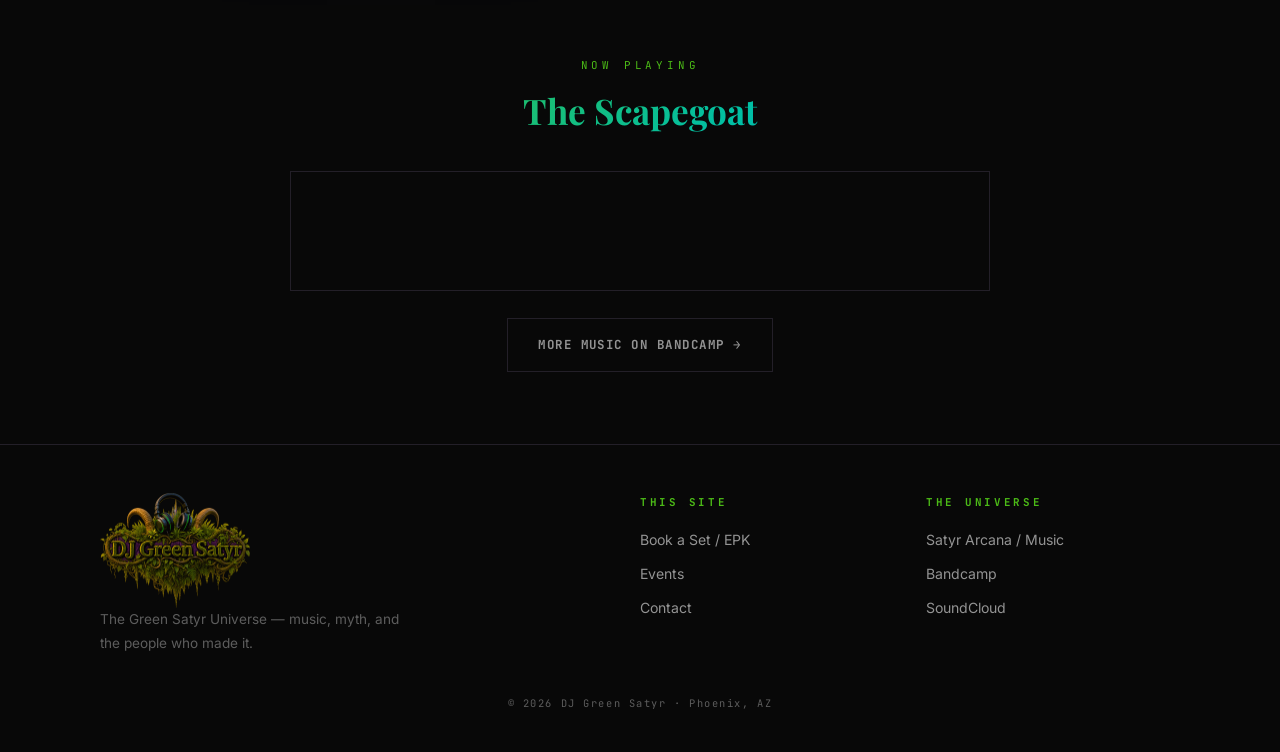
<file: theatre.html>
<!DOCTYPE html>
<html lang="en">
<head>
<meta charset="UTF-8">
<meta name="viewport" content="width=device-width, initial-scale=1.0">
<title>The Theatre — Stage Works by Britannic Zane | DJ Green Satyr</title>
<meta name="description" content="The Theatre: original plays, musicals, and rock operas by Britannic Zane — The Legend of Shirley Mental!, Dustin Ceed and the Skeleton Keys, and It's a Wonderful Dyke.">
<link rel="canonical" href="https://djgreensatyr.live/theatre">
<meta property="og:title" content="The Theatre — DJ Green Satyr">
<meta property="og:description" content="Original plays, musicals, and rock operas by Britannic Zane.">
<meta property="og:image" content="https://djgreensatyr.live/assets/og-theatre.jpg">
<meta property="og:image:width" content="1200">
<meta property="og:image:height" content="630">
<meta property="og:image:alt" content="The Theatre — DJ Green Satyr, djgreensatyr.live">
<meta name="twitter:card" content="summary_large_image">
<meta property="og:type" content="website">
<meta property="og:url" content="https://djgreensatyr.live/theatre">
<meta name="theme-color" content="#080808">
<link rel="icon" href="assets/djgreensatyrlogosq.png">
<link rel="preconnect" href="https://fonts.googleapis.com">
<link rel="preconnect" href="https://fonts.gstatic.com" crossorigin>
<link href="https://fonts.googleapis.com/css2?family=Abril+Fatface&family=Playfair+Display:ital,wght@0,600;0,700;1,600&family=Inter:wght@400;600&family=JetBrains+Mono:wght@400;700&display=swap" rel="stylesheet">
<link rel="stylesheet" href="styles.css">
<script type="application/ld+json">
{
 "@context": "https://schema.org",
 "@type": "ItemList",
 "name": "Stage works by Britannic Zane",
 "url": "https://djgreensatyr.live/theatre",
 "itemListElement": [
  {
   "@type": "ListItem",
   "position": 1,
   "item": {
    "@type": "CreativeWork",
    "name": "The Legend of Shirley Mental!",
    "genre": "Musical comedy",
    "author": {
     "@type": "Person",
     "name": "Britannic Zane"
    },
    "description": "An innocent musical comedy… with a body count. First staged in San Francisco; revival coming soon."
   }
  },
  {
   "@type": "ListItem",
   "position": 2,
   "item": {
    "@type": "CreativeWork",
    "name": "Dustin Ceed & the Skeleton Keys",
    "genre": "Psychobilly rock opera",
    "author": {
     "@type": "Person",
     "name": "Britannic Zane"
    },
    "description": "A psychobilly rock opera built on the mythos of the Green Satyr. In development."
   }
  },
  {
   "@type": "ListItem",
   "position": 3,
   "item": {
    "@type": "CreativeWork",
    "name": "It's a Wonderful Dyke",
    "author": [
     {
      "@type": "Person",
      "name": "Britannic Zane"
     },
     {
      "@type": "Person",
      "name": "Sean Fromer"
     }
    ],
    "description": "A Hardcore Thrush production, written and produced by Britannic Zane and Sean Fromer."
   }
  }
 ]
}
</script>
</head>
<body>

<nav class="nav">
  <a class='nav-logo' href='/'><img src="assets/dj-green-satyr-logo.png?v=2" alt="DJ Green Satyr" width="600" height="463"></a>
  <button class="nav-toggle" aria-label="Menu">☰</button>
  <ul class="nav-links">
    <li><a href='/'>Home</a></li>
    <li><a href='/booking'>Book Me</a></li>
    <li><a href='/events'>Events</a></li>
    <li><a class='active' href='/theatre'>The Theatre</a></li>
    <li><a href='/contact'>Contact</a></li>
    <li><a class='nav-cta' href='/booking'>Book a Set</a></li>
  </ul>
</nav>

<header class="hero hero-heavy" style="padding-bottom:0;overflow:hidden">
  <div style="position:relative;z-index:1;padding:5.5rem 1.2rem 3rem;text-align:center">
    <p class="kicker purple">Stage Works by Britannic Zane</p>
    <h1>The <span class="gold-glow">Theatre</span></h1>
    <p class="lede">Original plays, musicals, and rock operas — written and produced by Britannic Zane and collaborators. Mischief, music, and murder most musical.</p>
    <div class="btn-row" style="justify-content:center">
      <a class='btn btn-gold' href='#productions'>See the Productions</a>
      <a class='btn btn-ghost' href='/contact'>Get in Touch</a>
    </div>
  </div>
  <video class="hero-video" autoplay muted loop playsinline poster="assets/theatre-hero-poster.jpg">
    <source src="assets/theatre-hero.mp4" type="video/mp4">
  </video>
</header>

<section id="productions">
  <div class="wrap center">
    <p class="kicker">The Playbill</p>
    <h2>On stage &amp; in the works</h2>

    <article class="prod">
      <img class="poster" src="assets/theatre-shirley-mental.jpg" alt="The Legend of Shirley Mental! An innocent musical comedy... with a body count. Written by Britannic Zane." width="1024" height="1024" loading="lazy">
      <div>
        <span class="badge">Coming Soon</span>
        <h3>The Legend of Shirley Mental!</h3>
        <p class="credit">Written by Britannic Zane</p>
        <p>An innocent musical comedy… with a body count.</p>
        <p>First staged in San Francisco. Now it's coming back from the dead.</p>
      </div>
    </article>

    <article class="prod flip">
      <img class="poster" src="assets/theatre-skeleton-keys.jpg" alt="Dustin Ceed and the Skeleton Keys — a psychobilly rock opera. Coming soon." width="800" height="1200" loading="lazy">
      <div>
        <span class="badge">In Development</span>
        <h3>Dustin Ceed &amp; the Skeleton Keys</h3>
        <p class="credit">A psychobilly rock opera · Written by Britannic Zane</p>
        <p>Written around the mythos of the Green Satyr — a demon, a DJ, a wolf at the door, and a ring of Skeleton Keys.</p>
        <p>Currently in the writers' room.</p>
      </div>
    </article>

    <article class="prod">
      <img class="poster" src="assets/theatre-wonderful-dyke.jpg" alt="It's a Wonderful Dyke — a Hardcore Thrush production, with iridescent fairy wings and falling snow." width="1024" height="1024" loading="lazy">
      <div>
        <span class="badge">Past Production</span>
        <h3>It's a Wonderful Dyke</h3>
        <p class="credit">A Hardcore Thrush production</p>
        <p>A queer holiday riff on a classic — fairy wings, falling snow, and zero apologies.</p>
        <p>Written and produced by Britannic Zane and Sean Fromer.</p>
      </div>
    </article>
  </div>
</section>

<section id="live" style="border-top:1px solid var(--line)">
  <div class="wrap center">
    <p class="kicker">Live from the Theatre</p>
    <h2>The curtain rises weekly.</h2>
    <p class="lede" style="margin:1rem auto 0">A live DJ set every week, streamed straight from the Satyr's lair — with guest DJs taking the decks. Free to watch. Tips keep the lights on.</p>
    <div class="btn-row" style="justify-content:center">
      <a class="btn btn-gold" href="https://www.mixcloud.com/GreenSatyr/" target="_blank" rel="noopener">Watch Live on Mixcloud</a>
      <a class="btn btn-ghost" href="https://cash.app/$greensatyr" target="_blank" rel="noopener">♥ Tip the DJ · Cash App</a>
      <a class="btn btn-ghost" href="https://venmo.com/u/britzane" target="_blank" rel="noopener">♥ Tip · Venmo</a>
    </div>
    <p class="fine" style="margin-top:1.4rem">DJs: want a guest slot? <a href="/contact">Pitch your set →</a></p>
  </div>
</section>

<section style="border-top:1px solid var(--line)">
  <div class="wrap">
    <div class="prod" style="margin-top:0;max-width:900px">
      <img class="poster" src="assets/theatre-poster.jpg" alt="The Theatre — mirrored comedy and tragedy masks with ram horns, djgreensatyr.live" width="800" height="800" loading="lazy">
      <div>
        <p class="kicker purple">Open Call</p>
        <h2>Want in on the show?</h2>
        <p>Producers, venues, cast, crew, and collaborators — the stage is open. Tell me what you have in mind.</p>
        <div class="btn-row" style="margin-top:1.2rem">
          <a class="btn btn-gold" href="/contact">Get in Touch</a>
          <a class="btn btn-ghost" href="/booking">Book a Set</a>
        </div>
      </div>
    </div>
  </div>
</section>

<section style="border-top:1px solid var(--line)">
  <div class="wrap center">
    <p class="kicker">Now Playing</p>
    <h2>The Scapegoat</h2>
    <iframe style="border:1px solid var(--line);width:100%;max-width:700px;height:120px;margin-top:1.4rem" src="https://bandcamp.com/EmbeddedPlayer/v=2/track=1046514840/size=large/bgcol=080808/linkcol=4CBB17/tracklist=false/artwork=small/" seamless title="The Scapegoat by DJ Green Satyr" loading="lazy"></iframe>
    <div class="btn-row" style="justify-content:center;margin-top:1.2rem">
      <a class="btn btn-ghost" href="https://djgreensatyr.bandcamp.com/" target="_blank" rel="noopener">More Music on Bandcamp →</a>
    </div>
  </div>
</section>

<footer>
  <div class="foot-grid">
    <div>
      <a class='nav-logo' href='/'><img src="assets/dj-green-satyr-logo.png?v=2" alt="DJ Green Satyr" width="600" height="463" style="height:auto;width:150px" loading="lazy"></a>
      <p class="foot-note">The Green Satyr Universe — music, myth, and the people who made it.</p>
    </div>
    <div>
      <h4>This Site</h4>
      <ul>
        <li><a href='/booking'>Book a Set / EPK</a></li>
        <li><a href='/events'>Events</a></li>
        <li><a href='/contact'>Contact</a></li>
      </ul>
    </div>
    <div>
      <h4>The Universe</h4>
      <ul>
        <li><a href="https://greensatyr.buzz/">Satyr Arcana / Music</a></li>
        <li><a href="https://djgreensatyr.bandcamp.com/" target="_blank" rel="noopener">Bandcamp</a></li>
        <li><a href="https://soundcloud.com/thegreensatyr" target="_blank" rel="noopener">SoundCloud</a></li>
      </ul>
    </div>
  </div>
  <p class="copyright">© 2026 DJ Green Satyr · Phoenix, AZ</p>
</footer>

<script src="main.js"></script>
</body>
</html>
</file>
<file: styles.css>
/* ─── GreenSatyr.Buzz — design system ─────────────────────────────── */
:root {
  --bg: #010812;
  --panel: rgba(200, 168, 232, 0.04);
  --line: rgba(200, 168, 232, 0.14);
  --ink: #e8e8e8;
  --ink-dim: rgba(232, 232, 232, 0.62);
  --ink-faint: rgba(232, 232, 232, 0.38);
  --gold: #C8A8E8;
  --green: #39ff14;
  --font-display: 'Playfair Display', serif;
  --font-hero: 'Abril Fatface', serif;
  --font-body: 'Inter', sans-serif;
  --font-mono: 'JetBrains Mono', monospace;
}
* { margin: 0; padding: 0; box-sizing: border-box; }
html { scroll-behavior: smooth; }
body {
  background: var(--bg);
  color: var(--ink);
  font-family: var(--font-body);
  line-height: 1.7;
  -webkit-font-smoothing: antialiased;
}
img { max-width: 100%; display: block; }
a { color: var(--gold); text-decoration: none; }

/* ─── nav ─── */
.nav {
  position: sticky; top: 0; z-index: 50;
  display: flex; align-items: center; justify-content: space-between;
  padding: 0.35rem 1.2rem;
  background: rgba(1, 8, 18, 0.92);
  backdrop-filter: blur(10px);
  border-bottom: 1px solid var(--line);
}
.nav-logo { display: flex; align-items: center; gap: 0.6rem; }
.nav-logo img { height: 56px; width: auto; object-fit: contain; }
.nav-logo span { font-family: var(--font-display); font-size: 0.8rem; color: var(--ink); letter-spacing: 0.05em; }
.nav-links { display: flex; align-items: center; gap: 1.4rem; list-style: none; }
.nav-links a { font-family: var(--font-mono); font-size: 0.7rem; letter-spacing: 0.14em; text-transform: uppercase; color: var(--ink-dim); transition: color 0.2s; }
.nav-links a:hover, .nav-links a.active { color: var(--gold); }
.nav-links a.nav-cta {
  color: #010812; background: linear-gradient(135deg, #00d9ba, #00a389); padding: 0.5rem 1rem; font-weight: 700;
  box-shadow: 0 0 18px rgba(0, 191, 165, 0.35);
}
.nav-links a.nav-cta:hover { background: #e8c85a; color: #010812; }
.nav-toggle { display: none; background: none; border: 1px solid var(--line); color: var(--gold); font-size: 1.2rem; padding: 0.3rem 0.7rem; cursor: pointer; }
@media (max-width: 820px) {
  .nav-toggle { display: block; }
  .nav-links {
    display: none; position: absolute; top: 100%; left: 0; right: 0;
    flex-direction: column; gap: 0; background: rgba(1, 8, 18, 0.98);
    border-bottom: 1px solid var(--line); padding: 0.5rem 0;
  }
  .nav-links.open { display: flex; }
  .nav-links li { width: 100%; text-align: center; }
  .nav-links a { display: block; padding: 0.9rem 0; }
  .nav-links a.nav-cta { margin: 0.6rem 1.2rem; }
}

/* ─── layout ─── */
.wrap { max-width: 1080px; margin: 0 auto; padding: 0 1.2rem; }
section { padding: 4.5rem 0; }
.kicker {
  font-family: var(--font-mono); font-size: 0.68rem; letter-spacing: 0.35em;
  text-transform: uppercase; color: var(--gold); margin-bottom: 1rem;
}
.kicker.green { color: var(--green); }
h1, h2, h3 { font-family: var(--font-display); line-height: 1.2; }
h1 { font-size: clamp(2rem, 6vw, 3.6rem); }
.hero h1 { font-family: var(--font-hero); }
h2 { font-size: clamp(1.4rem, 4vw, 2.2rem); margin-bottom: 1rem; }
h3 { font-size: 1rem; }
.lede { color: var(--ink-dim); max-width: 620px; font-size: 1.05rem; }
.center { text-align: center; }
.center .lede { margin: 0 auto; }

/* ─── buttons ─── */
.btn {
  display: inline-block; font-family: var(--font-mono); font-size: 0.78rem;
  font-weight: 700; letter-spacing: 0.12em; text-transform: uppercase;
  padding: 0.95rem 1.9rem; cursor: pointer; transition: all 0.2s; border: 1px solid transparent;
}
.btn-gold { background: linear-gradient(135deg, #00d9ba, #00a389); color: #010812; box-shadow: 0 0 26px rgba(0, 191, 165, 0.35); }
.btn-gold:hover { background: linear-gradient(135deg, #1fe8cb, #00b89b); box-shadow: 0 0 40px rgba(0, 191, 165, 0.55); }
.btn-ghost { border-color: var(--line); color: var(--ink-dim); }
.btn-ghost:hover { border-color: var(--gold); color: var(--gold); }
.btn-green { background: var(--green); color: #010812; box-shadow: 0 0 26px rgba(57, 255, 20, 0.3); }
.btn-green:hover { box-shadow: 0 0 40px rgba(57, 255, 20, 0.5); }
.btn-row { display: flex; gap: 0.9rem; flex-wrap: wrap; margin-top: 1.8rem; }
.center .btn-row { justify-content: center; }

/* ─── hero ─── */
.hero {
  position: relative; overflow: hidden; text-align: center;
  padding: 5.5rem 1.2rem 4.5rem;
  background: radial-gradient(ellipse at 50% 0%, rgba(200, 168, 232, 0.1) 0%, var(--bg) 65%);
  border-bottom: 1px solid var(--line);
}
.hero::before {
  content: ''; position: absolute; inset: 0; pointer-events: none;
  background-image: linear-gradient(rgba(57, 255, 20, 0.03) 1px, transparent 1px),
    linear-gradient(90deg, rgba(57, 255, 20, 0.03) 1px, transparent 1px);
  background-size: 60px 60px;
}
.hero > * { position: relative; z-index: 1; }

/* heavy / masculine hero variant (music page) */
.hero-heavy {
  background:
    radial-gradient(ellipse at 50% 110%, rgba(0, 110, 90, 0.18) 0%, transparent 55%),
    radial-gradient(ellipse at 50% 0%, rgba(70, 40, 110, 0.20) 0%, var(--bg) 70%),
    linear-gradient(180deg, #04080b 0%, #010812 100%);
  animation: forge 9s ease-in-out infinite;
}
.hero-heavy::before {
  background-image:
    linear-gradient(rgba(200, 168, 232, 0.045) 2px, transparent 2px);
  background-size: 100% 90px;
}
@keyframes forge {
  0%, 100% { box-shadow: inset 0 -80px 160px rgba(0, 105, 85, 0.12); }
  50% { box-shadow: inset 0 -80px 220px rgba(0, 105, 85, 0.26); }
}
.hero-video {
  position: absolute; inset: 0; width: 100%; height: 100%;
  object-fit: cover; opacity: 0.38; z-index: 0; pointer-events: none;
  filter: saturate(0.8) contrast(1.1);
}
.hero-video + .hero-scrim {
  position: absolute; inset: 0; z-index: 0; pointer-events: none;
  background: linear-gradient(180deg, rgba(1, 8, 18, 0.55) 0%, rgba(1, 8, 18, 0.25) 50%, rgba(1, 8, 18, 0.85) 100%);
}
.hero .lede { margin: 1.2rem auto 0; }
.hero-art { max-width: 420px; margin: 2.5rem auto 0; border: 1px solid var(--line); box-shadow: 0 0 60px rgba(200, 168, 232, 0.12); }
.gold-glow { color: var(--gold); text-shadow: 0 0 30px rgba(200, 168, 232, 0.5); }

/* ─── proof bar ─── */
.proof { display: flex; justify-content: center; gap: 2.5rem; flex-wrap: wrap; padding: 2rem 1.2rem; border-bottom: 1px solid var(--line); }
.proof div { text-align: center; }
.proof .num { font-family: var(--font-display); font-size: 1.6rem; color: var(--gold); }
.proof .lbl { font-family: var(--font-mono); font-size: 0.62rem; letter-spacing: 0.2em; text-transform: uppercase; color: var(--ink-faint); }

/* ─── countdown ─── */
.countdown-strip {
  display: flex; align-items: center; justify-content: center; gap: 1.4rem; flex-wrap: wrap;
  padding: 1.1rem 1.2rem; background: rgba(200, 168, 232, 0.06); border-bottom: 1px solid var(--line);
  font-family: var(--font-mono); font-size: 0.75rem; letter-spacing: 0.1em; text-transform: uppercase;
}
.countdown-strip strong { color: var(--gold); }
.countdown { display: flex; gap: 0.9rem; }
.countdown span { color: var(--ink); }
.countdown b { color: var(--green); font-size: 1rem; }

/* ─── grids & cards ─── */
.grid { display: grid; gap: 1.2rem; }
.grid-3 { grid-template-columns: repeat(3, 1fr); }
.grid-5 { grid-template-columns: repeat(5, 1fr); }
@media (max-width: 820px) { .grid-3 { grid-template-columns: 1fr; } .grid-5 { grid-template-columns: repeat(2, 1fr); } }
.card { border: 1px solid var(--line); background: var(--panel); padding: 1.4rem; transition: border-color 0.2s, transform 0.2s; }
.card:hover { border-color: rgba(200, 168, 232, 0.45); transform: translateY(-3px); }
.card img { border: 1px solid var(--line); margin-bottom: 0.9rem; }
.card h3 { margin-bottom: 0.4rem; }
.card p { font-size: 0.85rem; color: var(--ink-dim); }
.card .mono { font-family: var(--font-mono); font-size: 0.65rem; letter-spacing: 0.2em; text-transform: uppercase; color: var(--gold); }

/* deck mini-grid */
.deck-grid { display: grid; grid-template-columns: repeat(5, 1fr); gap: 0.6rem; }
@media (max-width: 680px) { .deck-grid { grid-template-columns: repeat(3, 1fr); } }
.deck-cell { border: 1px solid var(--line); background: var(--panel); padding: 0.8rem 0.4rem; text-align: center; }
.deck-cell .n { font-family: var(--font-mono); font-size: 0.7rem; color: var(--gold); opacity: 0.75; }
.deck-cell .t { font-family: var(--font-display); font-size: 0.6rem; color: var(--ink-dim); line-height: 1.4; }

/* ─── split section ─── */
.split { display: grid; grid-template-columns: 1fr 1fr; gap: 3rem; align-items: center; }
@media (max-width: 820px) { .split { grid-template-columns: 1fr; } }
.split img { border: 1px solid var(--line); }

/* ─── video embed ─── */
.video-embed { position: relative; padding-bottom: 56.25%; border: 1px solid var(--line); background: #000; }
.video-embed iframe { position: absolute; inset: 0; width: 100%; height: 100%; border: 0; }
.video-facade { cursor: pointer; }
.video-facade img { position: absolute; inset: 0; width: 100%; height: 100%; object-fit: cover; filter: brightness(0.55) saturate(1.05); transition: filter 0.2s; }
.video-facade:hover img { filter: brightness(0.68) saturate(1.1); }
.video-facade .vf-play { position: absolute; inset: 0; display: flex; align-items: center; justify-content: center; }
.video-facade .vf-play span {
  width: 78px; height: 78px; border-radius: 50%;
  background: linear-gradient(135deg, #00d9ba, #00a389);
  display: flex; align-items: center; justify-content: center;
  box-shadow: 0 0 34px rgba(0, 191, 165, 0.55); transition: transform 0.2s;
}
.video-facade:hover .vf-play span { transform: scale(1.08); }
.video-facade .vf-play span::after { content: ''; border-style: solid; border-width: 14px 0 14px 22px; border-color: transparent transparent transparent #010812; margin-left: 6px; }
.video-facade .vf-caption {
  position: absolute; left: 0; right: 0; bottom: 0; padding: 0.9rem 1.1rem;
  background: linear-gradient(0deg, rgba(2, 10, 16, 0.92), transparent);
  font-family: var(--font-mono); font-size: 0.72rem; letter-spacing: 0.06em; color: var(--ink-dim);
}
.video-facade .vf-caption b { color: var(--teal); }

/* ─── signup ─── */
.signup {
  border: 1px solid rgba(200, 168, 232, 0.35); background: rgba(200, 168, 232, 0.05);
  padding: 3rem 1.5rem; text-align: center; box-shadow: 0 0 60px rgba(200, 168, 232, 0.08);
}
.signup form { display: flex; gap: 0.7rem; max-width: 460px; margin: 1.6rem auto 0; flex-wrap: wrap; justify-content: center; }
.signup input[type='email'] {
  flex: 1 1 240px; padding: 0.95rem 1.1rem; font-family: var(--font-body); font-size: 0.95rem;
  background: rgba(1, 8, 18, 0.8); border: 1px solid var(--line); color: var(--ink);
}
.signup input[type='email']:focus { outline: none; border-color: var(--gold); }
.signup .fine { font-family: var(--font-mono); font-size: 0.65rem; color: var(--ink-faint); margin-top: 1rem; }

/* ─── quiz ─── */
.quiz-shell { max-width: 640px; margin: 0 auto; }
.q-progress { height: 2px; background: var(--line); margin: 0.6rem 0 2.2rem; }
.q-progress div { height: 100%; background: linear-gradient(90deg, var(--gold), var(--green)); box-shadow: 0 0 8px rgba(200, 168, 232, 0.5); transition: width 0.4s; }
.q-meta { display: flex; justify-content: space-between; font-family: var(--font-mono); font-size: 0.68rem; color: var(--ink-faint); }
.q-meta .pct { color: var(--gold); }
.q-option {
  display: flex; align-items: center; gap: 1rem; width: 100%; text-align: left;
  padding: 1.1rem 1.2rem; margin-bottom: 0.7rem; cursor: pointer;
  border: 1px solid var(--line); background: rgba(1, 8, 18, 0.6); color: var(--ink-dim);
  font-family: var(--font-body); font-size: 0.98rem; transition: all 0.2s;
}
.q-option:hover { border-color: rgba(200, 168, 232, 0.5); color: var(--ink); }
.q-option.chosen { border-color: var(--gold); background: rgba(200, 168, 232, 0.07); color: var(--ink); box-shadow: 0 0 24px rgba(200, 168, 232, 0.1); }
.q-option .letter {
  flex-shrink: 0; width: 30px; height: 30px; display: flex; align-items: center; justify-content: center;
  font-family: var(--font-mono); font-size: 0.7rem; font-weight: 700;
  border: 1px solid rgba(200, 168, 232, 0.25); color: var(--ink-faint);
}
.q-option.chosen .letter { border-color: var(--gold); color: var(--gold); background: rgba(200, 168, 232, 0.12); }
.q-nav { display: flex; justify-content: space-between; align-items: center; margin-top: 1.8rem; }
.result-card { position: relative; border-width: 2px; border-style: solid; padding: 2.5rem 1.5rem; text-align: center; margin-bottom: 2rem; }
.result-card .rc-num { font-family: var(--font-mono); font-size: 2.6rem; font-weight: 900; opacity: 0.3; }
.result-card h2 { font-size: clamp(1.6rem, 5vw, 2.6rem); }
.result-card .rc-tag { font-style: italic; color: var(--ink); opacity: 0.85; font-size: 1.1rem; margin: 0.6rem 0 1.6rem; }
.result-facts { display: grid; grid-template-columns: repeat(3, 1fr); gap: 0.8rem; text-align: left; margin-bottom: 1.6rem; }
@media (max-width: 680px) { .result-facts { grid-template-columns: 1fr; } }
.result-facts div { border: 1px solid var(--line); padding: 0.9rem; }
.result-facts .lbl { font-family: var(--font-mono); font-size: 0.62rem; letter-spacing: 0.15em; text-transform: uppercase; opacity: 0.7; margin-bottom: 0.3rem; }
.result-facts p { font-size: 0.85rem; color: var(--ink-dim); }
.share-row { display: flex; gap: 0.7rem; justify-content: center; flex-wrap: wrap; margin: 1.4rem 0 2.4rem; }
.hidden { display: none !important; }

/* ─── news / footer ─── */
.news-item { display: block; border: 1px solid var(--line); background: var(--panel); padding: 1.1rem 1.3rem; margin-bottom: 0.8rem; color: var(--ink-dim); transition: border-color 0.2s; }
.news-item:hover { border-color: rgba(200, 168, 232, 0.45); }
.news-item strong { color: var(--ink); display: block; font-size: 0.95rem; }
.news-item span { font-size: 0.82rem; }
footer { border-top: 1px solid var(--line); padding: 3rem 1.2rem 2.5rem; }
.foot-grid { display: grid; grid-template-columns: 2fr 1fr 1fr; gap: 2rem; max-width: 1080px; margin: 0 auto; }
@media (max-width: 680px) { .foot-grid { grid-template-columns: 1fr; } }
footer h4 { font-family: var(--font-mono); font-size: 0.68rem; letter-spacing: 0.25em; text-transform: uppercase; color: var(--gold); margin-bottom: 0.9rem; }
footer ul { list-style: none; }
footer li { margin-bottom: 0.45rem; }
footer a { color: var(--ink-dim); font-size: 0.88rem; }
footer a:hover { color: var(--gold); }
footer .foot-note { color: var(--ink-faint); font-size: 0.85rem; max-width: 320px; }
.copyright { text-align: center; font-family: var(--font-mono); font-size: 0.65rem; color: var(--ink-faint); margin-top: 2.5rem; letter-spacing: 0.15em; }

/* ─── djgreensatyr.live theme — satyr hues: greens, blues, purples (NO RED) ─── */
:root {
  --teal: #00bfa5;
  --purple: #7c4dff;
  --magenta: #d81b60;
  --bg: #020a10;
  --line: rgba(0, 191, 165, 0.16);
  --panel: rgba(0, 191, 165, 0.04);
}
.hero {
  background: radial-gradient(ellipse at 50% 0%, rgba(124, 77, 255, 0.12) 0%, var(--bg) 65%);
  border-bottom: 1px solid var(--line);
}
.hero::before {
  background-image: linear-gradient(rgba(0, 191, 165, 0.04) 1px, transparent 1px),
    linear-gradient(90deg, rgba(0, 191, 165, 0.04) 1px, transparent 1px);
}
.kicker { color: var(--teal); }
.kicker.purple { color: var(--purple); }
.kicker.gold { color: var(--gold); }
.gold-glow { color: var(--teal); text-shadow: 0 0 30px rgba(0, 191, 165, 0.5); }
.nav-links a:hover, .nav-links a.active { color: var(--teal); }
.nav-links a.nav-cta { background: linear-gradient(135deg, #00d9ba, #00a389); box-shadow: 0 0 18px rgba(0, 191, 165, 0.35); }
.proof .num { color: var(--teal); }
.card:hover { border-color: rgba(0, 191, 165, 0.5); }
.card .mono { color: var(--teal); }
.deck-cell .n { color: var(--purple); }
.signup {
  border-color: rgba(124, 77, 255, 0.4);
  background: rgba(124, 77, 255, 0.06);
  box-shadow: 0 0 60px rgba(124, 77, 255, 0.1);
}
.signup input[type='email']:focus { border-color: var(--purple); }
.q-progress div { background: linear-gradient(90deg, var(--teal), var(--purple)); }
footer h4 { color: var(--teal); }
footer a:hover { color: var(--teal); }
.news-item:hover { border-color: rgba(0, 191, 165, 0.5); }
.hero-heavy {
  background:
    radial-gradient(ellipse at 50% 110%, rgba(0, 191, 165, 0.16) 0%, transparent 55%),
    radial-gradient(ellipse at 50% 0%, rgba(124, 77, 255, 0.18) 0%, var(--bg) 70%),
    linear-gradient(180deg, #030c12 0%, #020a10 100%);
}
@keyframes forge {
  0%, 100% { box-shadow: inset 0 -80px 160px rgba(0, 150, 130, 0.10); }
  50% { box-shadow: inset 0 -80px 220px rgba(0, 150, 130, 0.24); }
}
.badge {
  display: inline-block; font-family: var(--font-mono); font-size: 0.62rem;
  letter-spacing: 0.2em; text-transform: uppercase; padding: 0.35rem 0.8rem;
  border: 1px solid var(--line); color: var(--teal); margin-bottom: 1rem;
}
.testimonial { border-left: 2px solid var(--purple); padding: 0.4rem 0 0.4rem 1.2rem; margin-bottom: 1.4rem; }
.testimonial p { color: var(--ink-dim); font-style: italic; }
.testimonial cite { font-family: var(--font-mono); font-size: 0.7rem; color: var(--teal); font-style: normal; }
.photo-strip { display: grid; grid-template-columns: repeat(auto-fit, minmax(220px, 1fr)); gap: 0.7rem; }
@media (max-width: 680px) { .photo-strip { grid-template-columns: repeat(2, 1fr); } }
.photo-strip img { border: 1px solid var(--line); aspect-ratio: 4/3; object-fit: cover; object-position: 50% 30%; width: 100%; }
input[type='text'], input[type='email'], input[type='date'], select, textarea {
  width: 100%; padding: 0.9rem 1rem; background: rgba(2, 10, 16, 0.85);
  border: 1px solid var(--line); color: var(--ink); font-family: var(--font-body); font-size: 0.95rem;
}
input:focus, select:focus, textarea:focus { outline: none; border-color: var(--teal); }
.form-grid { display: grid; grid-template-columns: 1fr 1fr; gap: 1rem; text-align: left; }
.form-grid .full { grid-column: 1 / -1; }
@media (max-width: 680px) { .form-grid { grid-template-columns: 1fr; } }
.form-grid label { font-family: var(--font-mono); font-size: 0.65rem; letter-spacing: 0.15em; text-transform: uppercase; color: var(--ink-faint); display: block; margin-bottom: 0.35rem; }

/* ─── oil slick headlines ─── */
@keyframes oilslick {
  0%   { background-position: 0% 50%; }
  50%  { background-position: 100% 50%; }
  100% { background-position: 0% 50%; }
}
h1, h2, h3 {
  background: linear-gradient(
    135deg,
    #4CBB17 0%,
    #00bfa5 20%,
    #3d7bff 40%,
    #7c4dff 60%,
    #C8A8E8 80%,
    #4CBB17 100%
  );
  background-size: 300% 300%;
  -webkit-background-clip: text;
  -webkit-text-fill-color: transparent;
  background-clip: text;
  animation: oilslick 6s ease infinite;
  will-change: background-position;
}
/* accent word inside a headline: same oilslick, faster drift, never gold/orange */
.gold-glow {
  background: linear-gradient(135deg, #C8A8E8 0%, #7c4dff 25%, #3d7bff 45%, #00bfa5 70%, #4CBB17 100%);
  background-size: 300% 300%;
  -webkit-background-clip: text;
  -webkit-text-fill-color: transparent;
  background-clip: text;
  animation: oilslick 5s ease infinite;
  will-change: background-position;
  text-shadow: none;
}

/* ─── theatre playbill wall ─── */
.grid-2 { grid-template-columns: repeat(2, 1fr); }
@media (max-width: 820px) { .grid-2 { grid-template-columns: 1fr; } }
.poster { display: block; width: 100%; height: auto; border: 1px solid rgba(124, 77, 255, 0.35); box-shadow: 0 0 60px rgba(124, 77, 255, 0.25); }

/* ─── theatre productions ─── */
.prod { display: grid; grid-template-columns: minmax(240px, 380px) 1fr; gap: 2.4rem; align-items: center; max-width: 1000px; margin: 2.8rem auto 0; text-align: left; }
.prod.flip { grid-template-columns: 1fr minmax(240px, 380px); }
.prod.flip .poster { order: 2; }
.prod h3 { font-size: clamp(1.4rem, 3.5vw, 2rem); margin-bottom: 0.4rem; }
.prod .credit { font-family: var(--font-mono); font-size: 0.7rem; letter-spacing: 0.14em; text-transform: uppercase; color: var(--ink-faint); margin-bottom: 1rem; }
.prod p { color: var(--ink-dim); margin-bottom: 0.8rem; }
@media (max-width: 820px) {
  .prod, .prod.flip { grid-template-columns: 1fr; gap: 1.4rem; }
  .prod.flip .poster { order: 0; }
  .prod .poster { max-width: 420px; margin: 0 auto; }
}

/* ─── collapsible extra sets ─── */
.more { max-width: 760px; margin: 2rem auto 0; text-align: center; }
.more summary { cursor: pointer; list-style: none; display: inline-block; font-family: var(--font-mono); font-size: 0.72rem; letter-spacing: 0.14em; text-transform: uppercase; padding: 0.9rem 1.6rem; border: 1px solid var(--line); color: var(--ink-dim); }
.more summary::-webkit-details-marker { display: none; }
.more summary:hover { border-color: var(--teal); color: var(--teal); }
.more[open] summary { margin-bottom: 1rem; }

/* ═══ BRAND LOCK — djgreensatyr.live (Oct 2026) ════════════════════════
   Black fetish leather #080808 base. Kelly green #4CBB17 identity.
   Lilac #C8A8E8 accents. Oil-slick / aurora iridescence as the signature.
   NO navy, NO teal-as-dominant, NO red, NO orange/gold. Keep this block LAST. */
:root {
  --bg: #080808;
  --green: #4CBB17;
  --teal: #4CBB17;          /* legacy name: now kelly green */
  --purple: #C8A8E8;        /* legacy name: now lilac */
  --gold: #C8A8E8;          /* legacy name: lilac accent, never gold */
  --line: rgba(200, 168, 232, 0.14);
  --panel: rgba(200, 168, 232, 0.04);
  --oilslick: linear-gradient(135deg, #4CBB17 0%, #00bfa5 20%, #3d7bff 40%, #7c4dff 60%, #C8A8E8 80%, #4CBB17 100%);
}
html { background: #080808; }
body { background: #080808; }

/* aurora / oil-slick sheen drifting over the black */
body::before {
  content: ''; position: fixed; inset: -15%; z-index: -1; pointer-events: none;
  background:
    radial-gradient(38% 30% at 12% 8%,  rgba(76, 187, 23, 0.11), transparent 70%),
    radial-gradient(34% 26% at 88% 22%, rgba(124, 77, 255, 0.10), transparent 70%),
    radial-gradient(42% 28% at 55% 98%, rgba(0, 191, 165, 0.07), transparent 70%),
    radial-gradient(30% 24% at 72% 62%, rgba(200, 168, 232, 0.06), transparent 70%),
    radial-gradient(28% 22% at 22% 70%, rgba(61, 123, 255, 0.05), transparent 70%);
  animation: aurora 28s ease-in-out infinite alternate;
}
@keyframes aurora {
  0%   { transform: translate3d(0, 0, 0) rotate(0deg) scale(1); }
  50%  { transform: translate3d(3%, -2%, 0) rotate(6deg) scale(1.06); }
  100% { transform: translate3d(-3%, 2%, 0) rotate(-5deg) scale(1.02); }
}
@media (prefers-reduced-motion: reduce) {
  body::before, h1, h2, h3, .gold-glow { animation: none !important; }
}

/* nav */
.nav { background: rgba(8, 8, 8, 0.92); border-bottom: 1px solid var(--line); }
.nav::after { content: ''; position: absolute; left: 0; right: 0; bottom: -1px; height: 1px; background: var(--oilslick); background-size: 300% 100%; animation: oilslick 8s ease infinite; opacity: 0.7; }
@media (max-width: 820px) { .nav-links { background: rgba(8, 8, 8, 0.98); } }
.nav-links a:hover, .nav-links a.active { color: #4CBB17; }

/* primary buttons: kelly green, oil-slick on hover */
.btn-gold, .btn-green, .nav-links a.nav-cta, .video-facade .vf-play span {
  background: linear-gradient(135deg, #5fd626, #4CBB17);
  color: #080808; box-shadow: 0 0 24px rgba(76, 187, 23, 0.35);
}
.btn-gold:hover, .btn-green:hover, .nav-links a.nav-cta:hover {
  background: linear-gradient(135deg, #4CBB17 0%, #5fe0c8 30%, #9fb6ff 60%, #C8A8E8 100%);
  background-size: 200% 200%; animation: oilslick 3s ease infinite;
  color: #080808; box-shadow: 0 0 36px rgba(124, 77, 255, 0.35), 0 0 22px rgba(76, 187, 23, 0.35);
}
.btn-ghost:hover { border-color: #C8A8E8; color: #C8A8E8; }
.video-facade .vf-play span::after { border-color: transparent transparent transparent #080808; }
.video-facade .vf-caption { background: linear-gradient(0deg, rgba(8, 8, 8, 0.92), transparent); }

/* heroes: black with aurora glow, no navy */
.hero { background: radial-gradient(ellipse at 50% 0%, rgba(124, 77, 255, 0.12) 0%, transparent 65%); }
.hero::before {
  background-image: linear-gradient(rgba(200, 168, 232, 0.035) 1px, transparent 1px),
    linear-gradient(90deg, rgba(200, 168, 232, 0.035) 1px, transparent 1px);
}
.hero-heavy {
  background:
    radial-gradient(ellipse at 50% 110%, rgba(76, 187, 23, 0.16) 0%, transparent 55%),
    radial-gradient(ellipse at 20% 0%, rgba(124, 77, 255, 0.16) 0%, transparent 60%),
    radial-gradient(ellipse at 85% 10%, rgba(0, 191, 165, 0.10) 0%, transparent 55%),
    #080808;
}
@keyframes forge {
  0%, 100% { box-shadow: inset 0 -80px 160px rgba(76, 187, 23, 0.10); }
  50% { box-shadow: inset 0 -80px 220px rgba(124, 77, 255, 0.18); }
}
.hero-video + .hero-scrim { background: linear-gradient(180deg, rgba(8, 8, 8, 0.55) 0%, rgba(8, 8, 8, 0.25) 50%, rgba(8, 8, 8, 0.88) 100%); }

/* accents */
.kicker, .badge, .proof .num, .card .mono, footer h4, .testimonial cite, .video-facade .vf-caption b { color: #4CBB17; }
.kicker.purple, .deck-cell .n { color: #C8A8E8; }
.badge { border-color: rgba(76, 187, 23, 0.45); }
.card:hover, .news-item:hover { border-color: rgba(200, 168, 232, 0.5); }
footer a:hover, .more summary:hover { color: #C8A8E8; border-color: #C8A8E8; }
.testimonial { border-left-color: #C8A8E8; }
.signup { border-color: rgba(200, 168, 232, 0.35); background: rgba(200, 168, 232, 0.04); box-shadow: 0 0 60px rgba(124, 77, 255, 0.10); }
.q-progress div { background: var(--oilslick); background-size: 300% 100%; }

/* forms */
input[type='text'], input[type='email'], input[type='date'], select, textarea { background: rgba(8, 8, 8, 0.85); }
input:focus, select:focus, textarea:focus, .signup input[type='email']:focus { border-color: #4CBB17; }

/* theatre posters: iridescent edge glow */
.poster {
  border: 1px solid rgba(200, 168, 232, 0.35);
  box-shadow: 0 0 50px rgba(76, 187, 23, 0.16), 0 0 90px rgba(124, 77, 255, 0.18);
}

/* ─── Oct 2026 additions: Halloween drop, events, live panel ─── */
.fine { font-family: var(--font-mono); font-size: 0.68rem; letter-spacing: 0.06em; color: var(--ink-faint); }
.fine a { color: #C8A8E8; }
.halloween-drop {
  border-bottom: 1px solid var(--line);
  background:
    radial-gradient(ellipse at 50% 0%, rgba(124, 77, 255, 0.16) 0%, transparent 60%),
    radial-gradient(ellipse at 50% 100%, rgba(76, 187, 23, 0.12) 0%, transparent 60%);
}
.halloween-drop .countdown { justify-content: center; margin-top: 1.4rem; font-family: var(--font-mono); font-size: 0.75rem; letter-spacing: 0.12em; text-transform: uppercase; gap: 1.4rem; }
.halloween-drop .countdown b { font-size: 1.8rem; display: block; font-family: var(--font-display); letter-spacing: 0; }
.event-feature, .event-recurring { margin-bottom: 1rem; padding: 1.8rem 1.6rem; }
.event-feature { border-color: rgba(76, 187, 23, 0.55); box-shadow: 0 0 40px rgba(76, 187, 23, 0.12), 0 0 70px rgba(124, 77, 255, 0.12); }
.event-feature h3, .event-recurring h3 { margin: 0.4rem 0 0.6rem; }
.event-feature p, .event-recurring p { color: var(--ink-dim); }
.event-feature .fine { margin-top: 0.8rem; }
[hidden] { display: none !important; }

/* ─── mobile tap targets (44px minimum) ─── */
@media (max-width: 820px) {
  footer li { margin-bottom: 0; }
  footer li a { display: inline-block; padding: 0.7rem 0; min-height: 44px; }
  .nav-toggle { min-width: 44px; min-height: 44px; }
}
</file>
